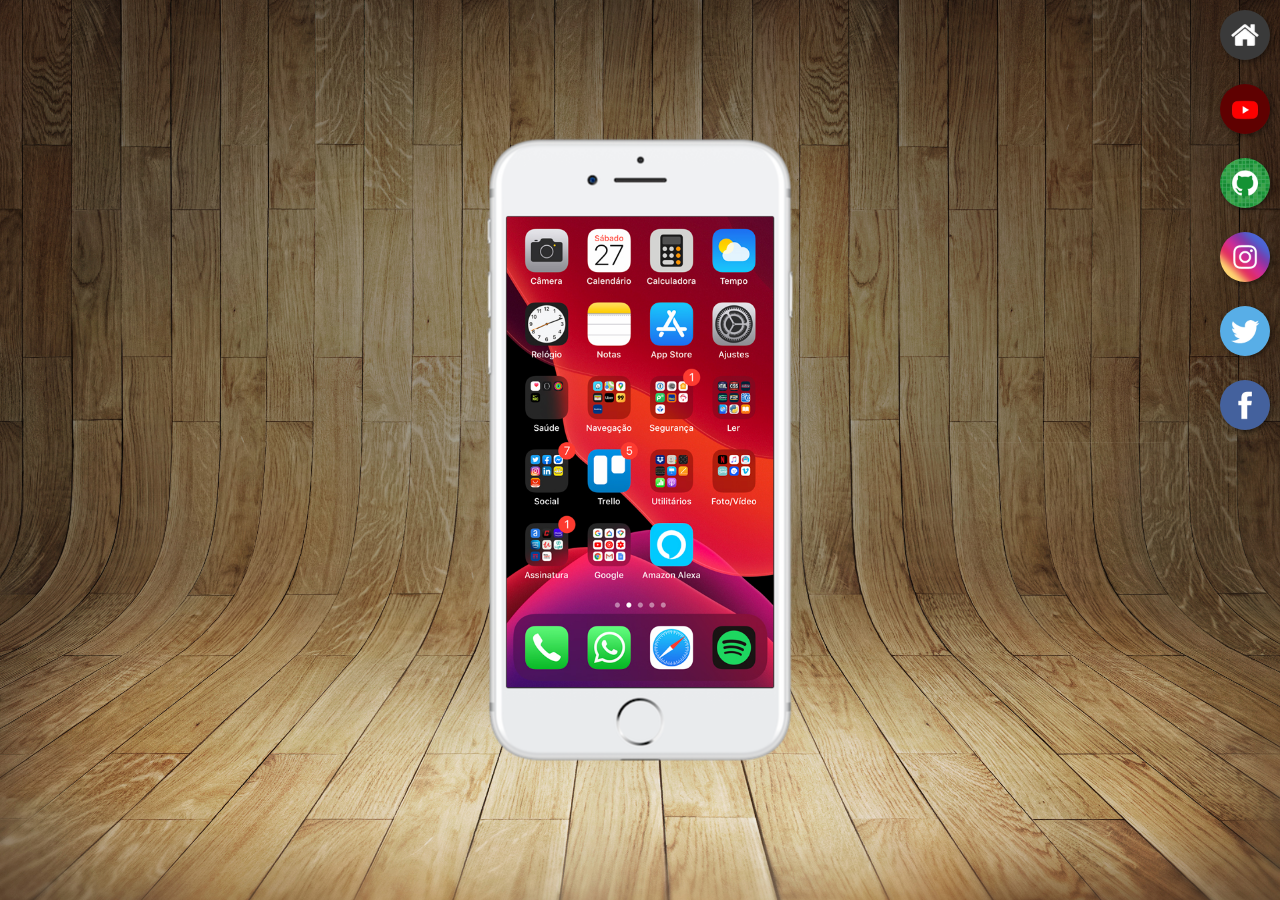
<file: index.html>
<!DOCTYPE html>
<html lang="pt-br">
  <head>
    <meta charset="UTF-8">
    <meta name="viewport" content="width=device-width, initial-scale=1.0">
    <link rel="shortcut icon" href="favicon.ico" type="image/x-icon">
    <link rel="stylesheet" href="estilos/estilos.css">
    <title>Projeto Redes Sociais</title>
  </head>
  <body>
    <main>
      <section id="telefone">
        <iframe src="home.html" frameborder="0" name="tela" id="tela" ></iframe>
      </section>
      <section id="redes-sociais">
        <a href="home.html" target="tela"> <img src="imagens/logo-home.jpg" alt=""></a> <br>
        <a href="yt.html" target="tela"> <img src="imagens/logo-youtube.jpg" alt=""></a> <br>
        <a href="github.html" target="tela"> <img src="imagens/logo-github.jpg" alt=""></a> <br>
        <a href="instagram.html" target="tela"> <img src="imagens/logo-instagram.jpg" alt=""></a> <br>
        <a href="twitter.html" target="tela"> <img src="imagens/logo-twitter.jpg" alt=""></a> <br>
        <a href="facebook.html" target="tela"> <img src="imagens/logo-facebook.jpg" alt=""></a>
      </section>
    </main>
  </body>
</html>
</file>
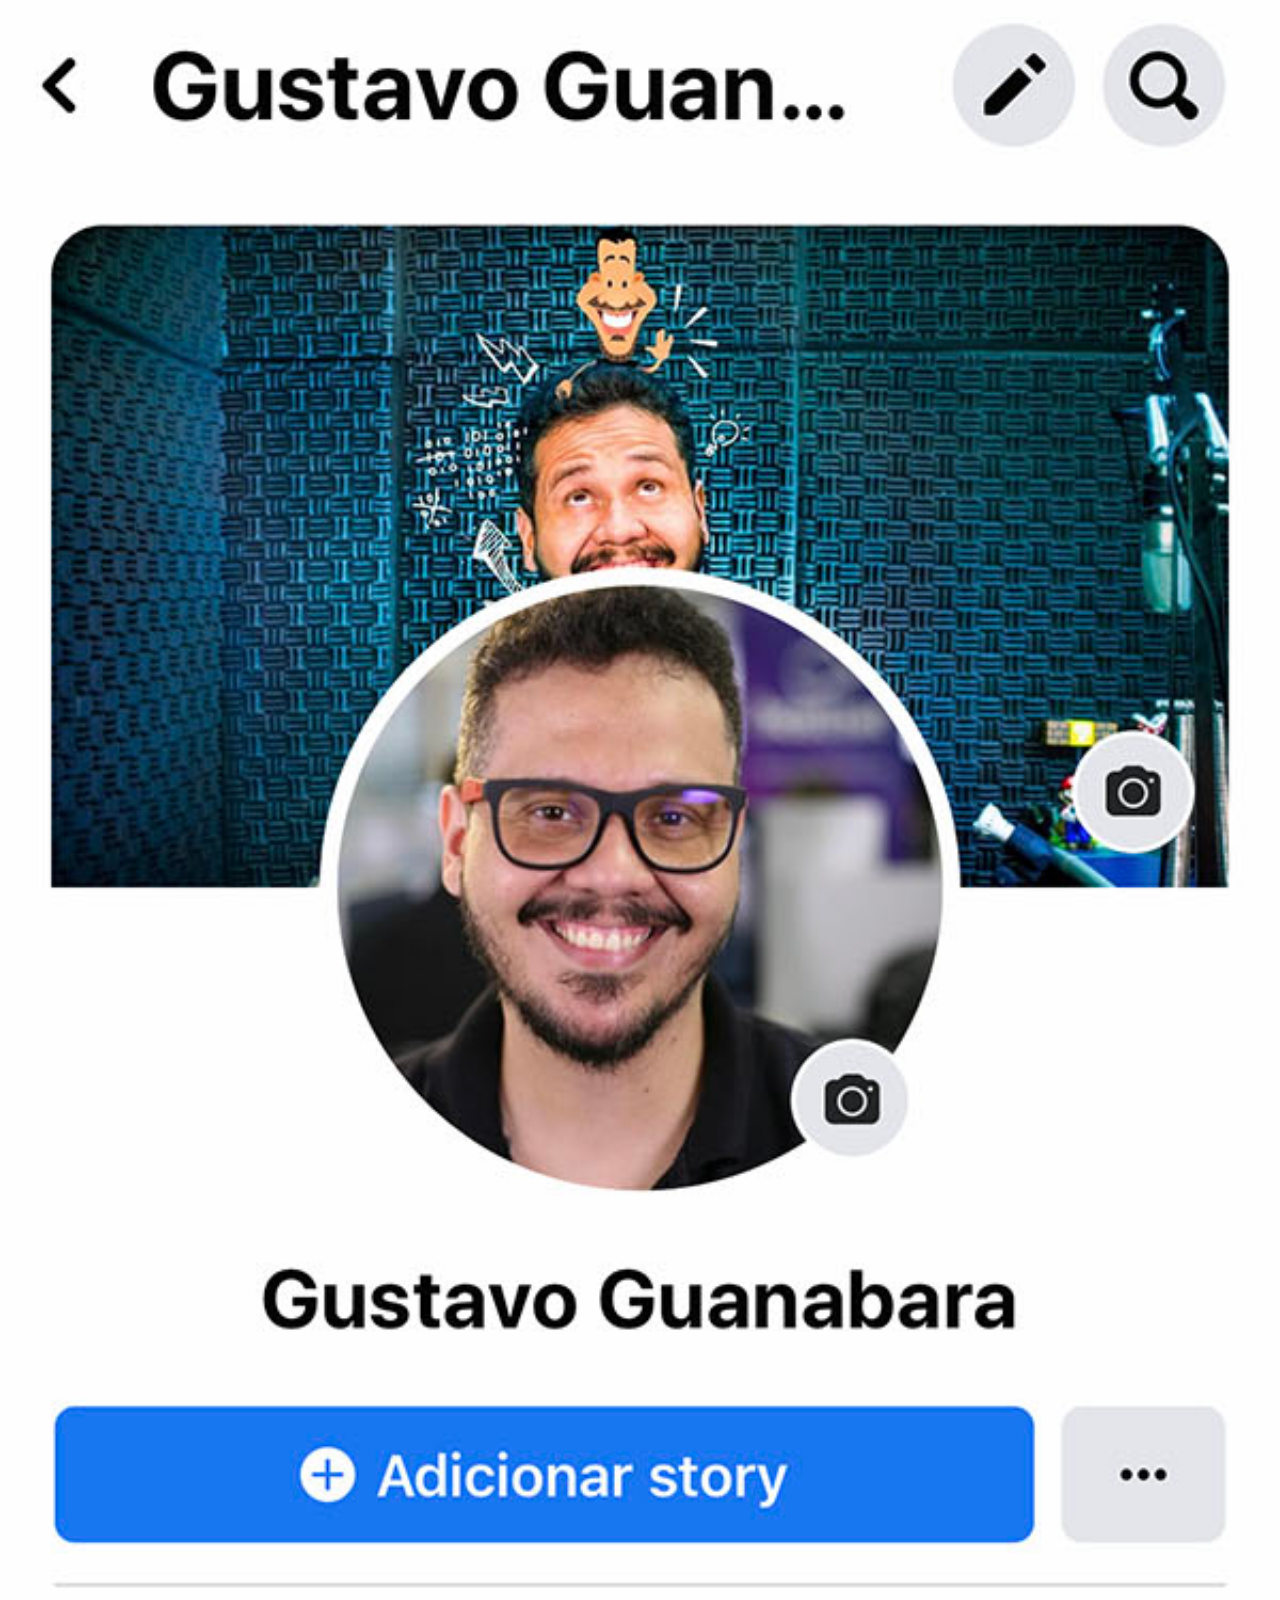
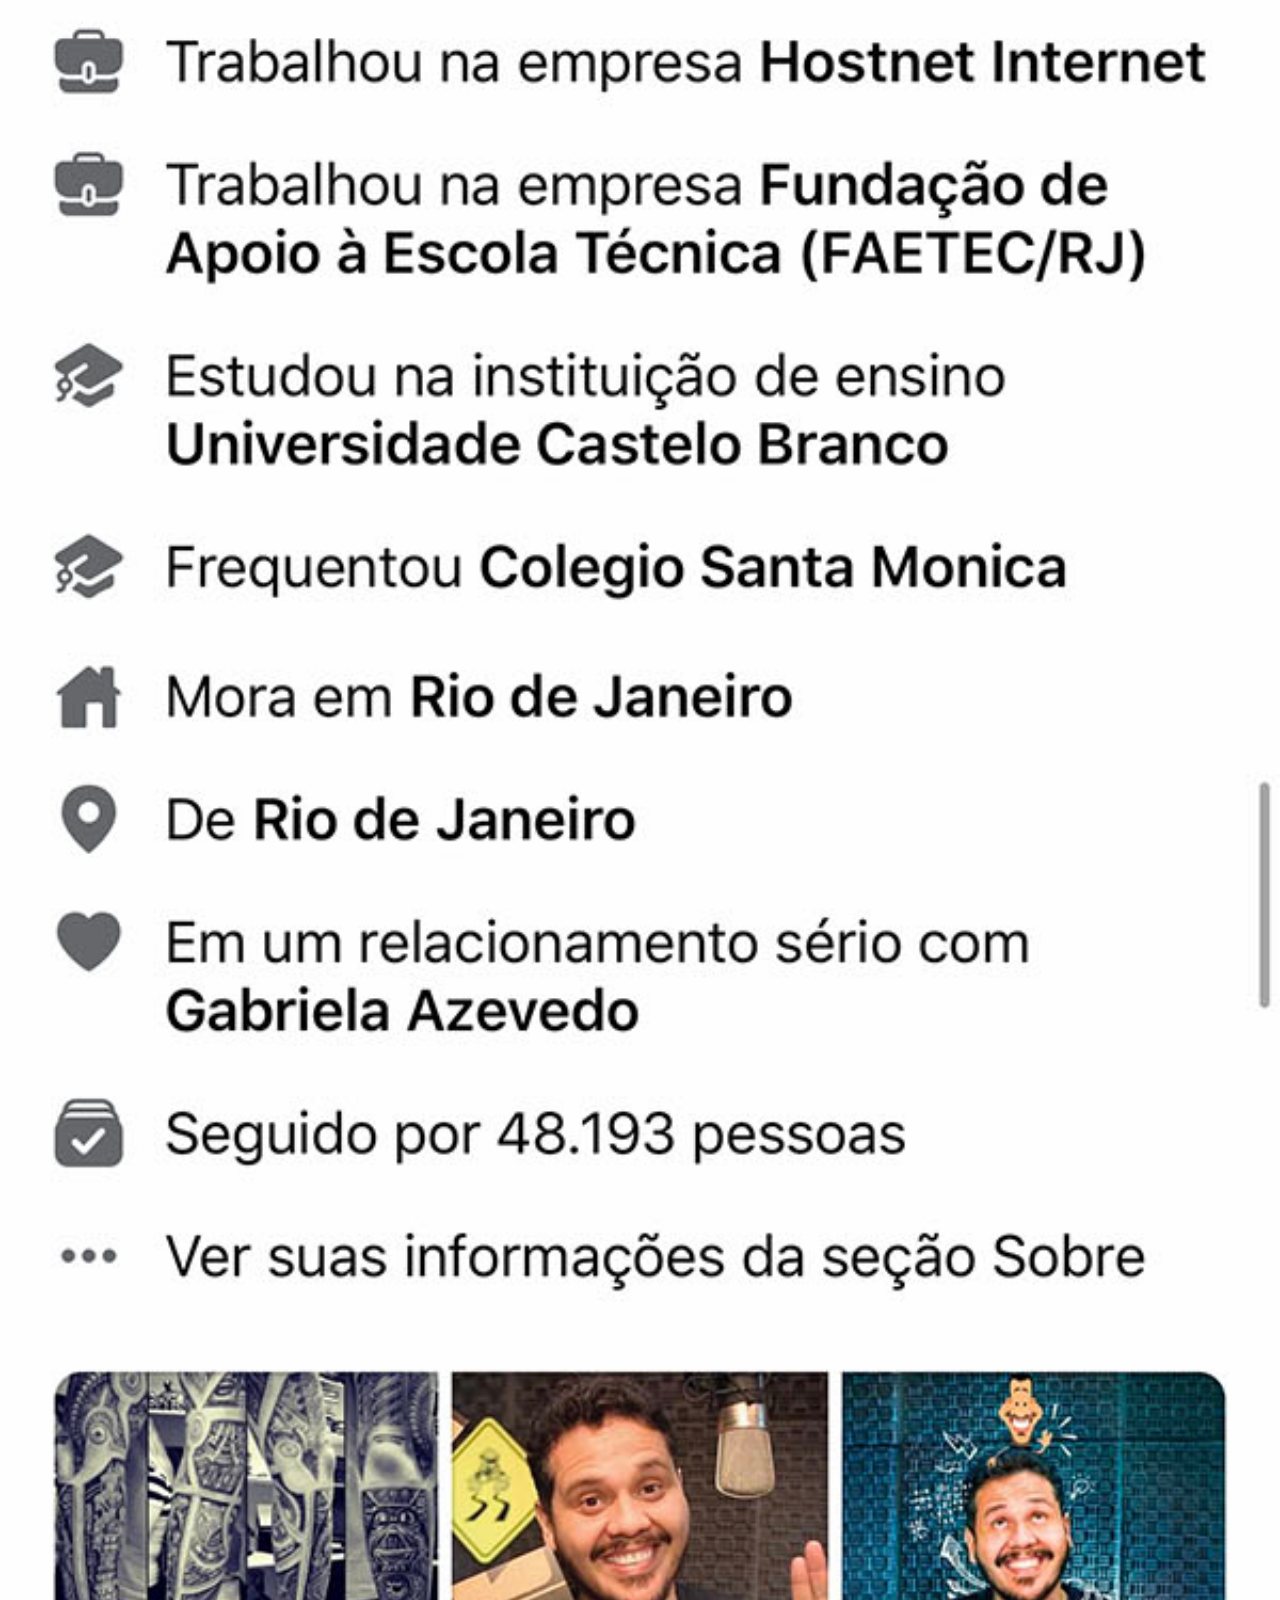
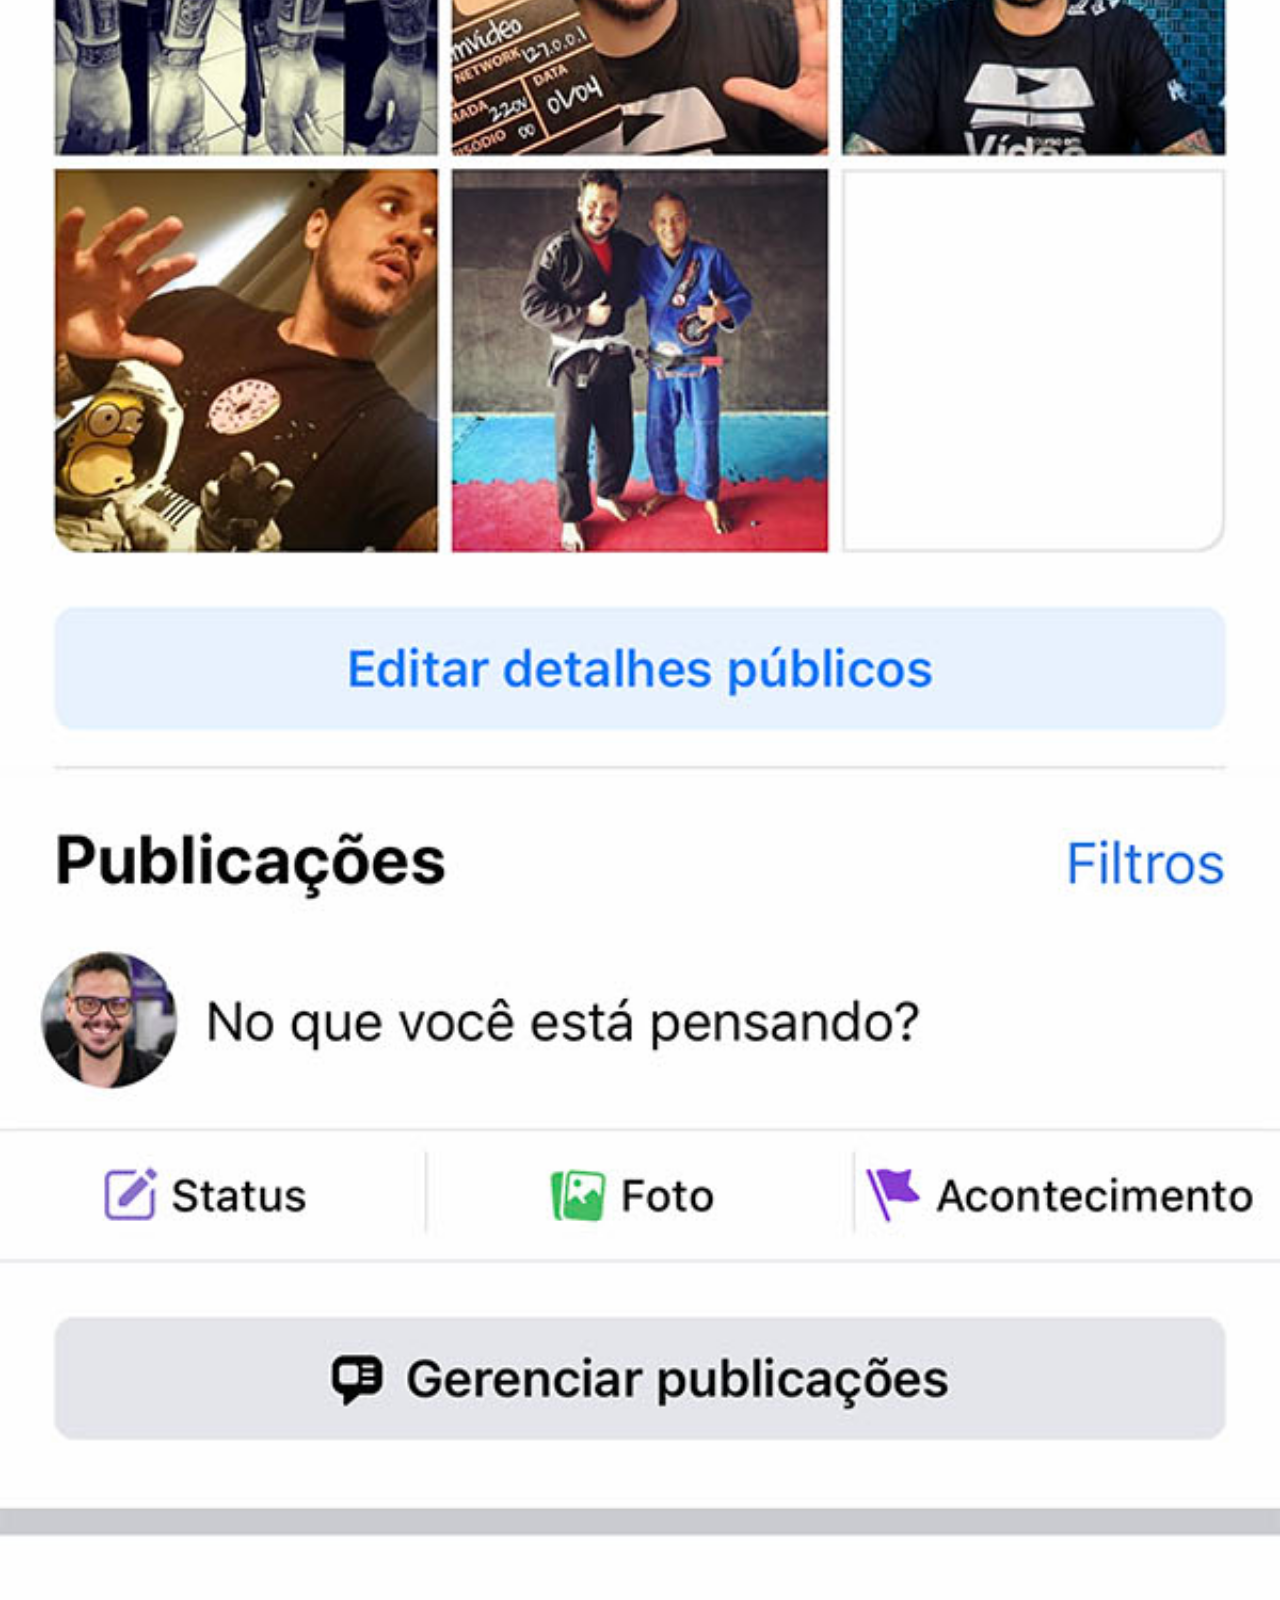
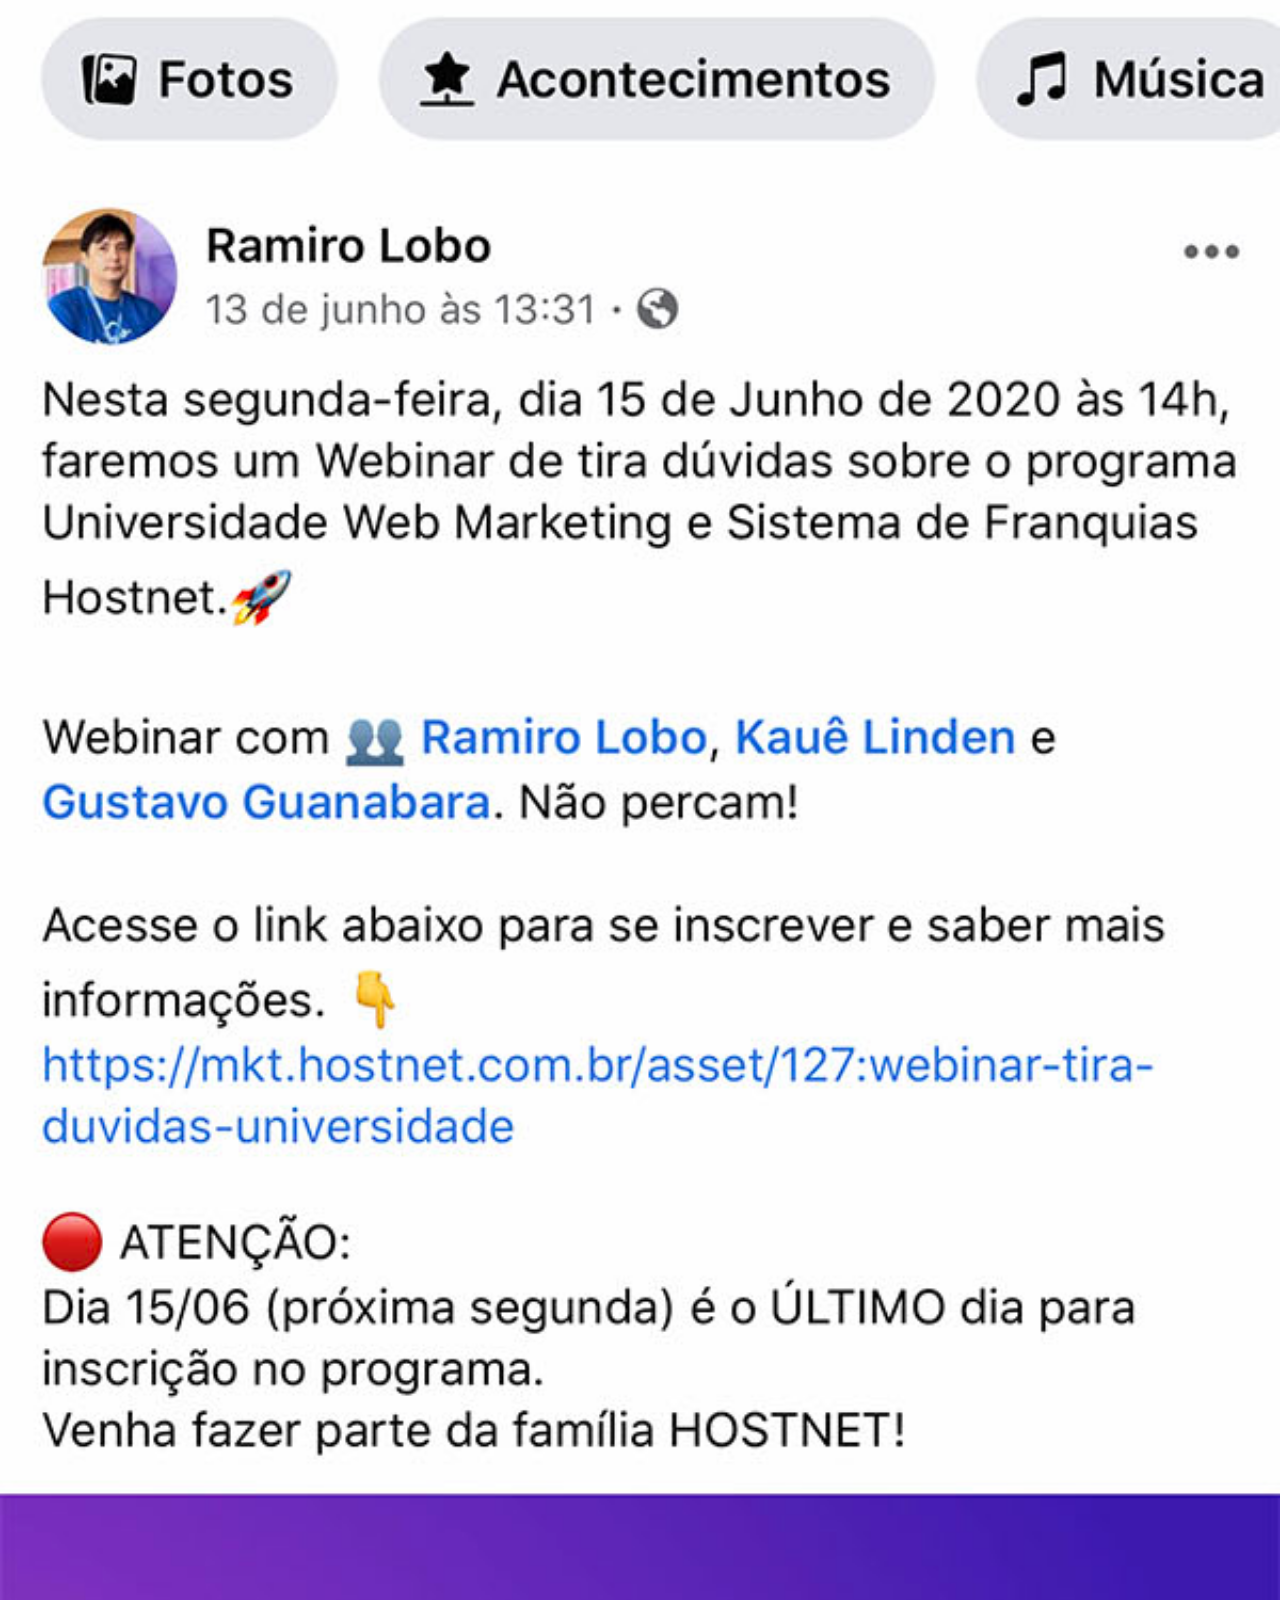
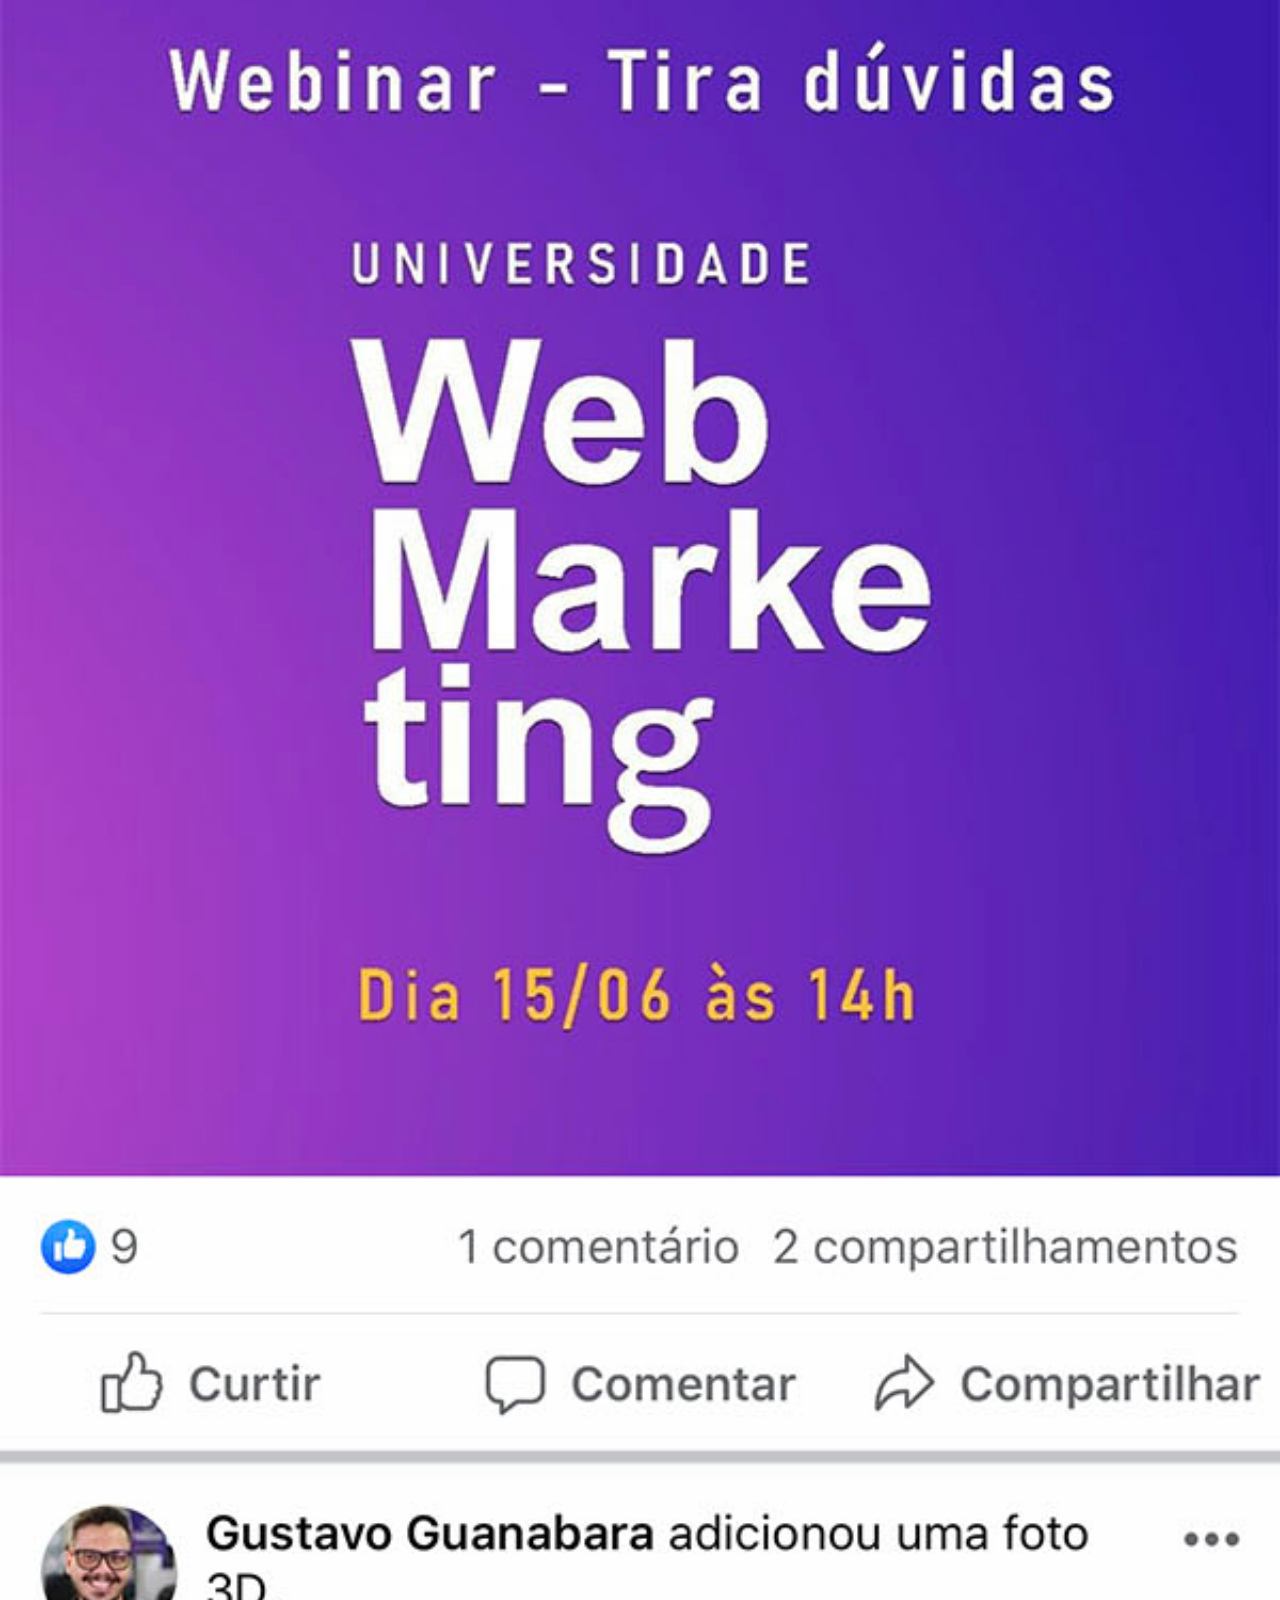
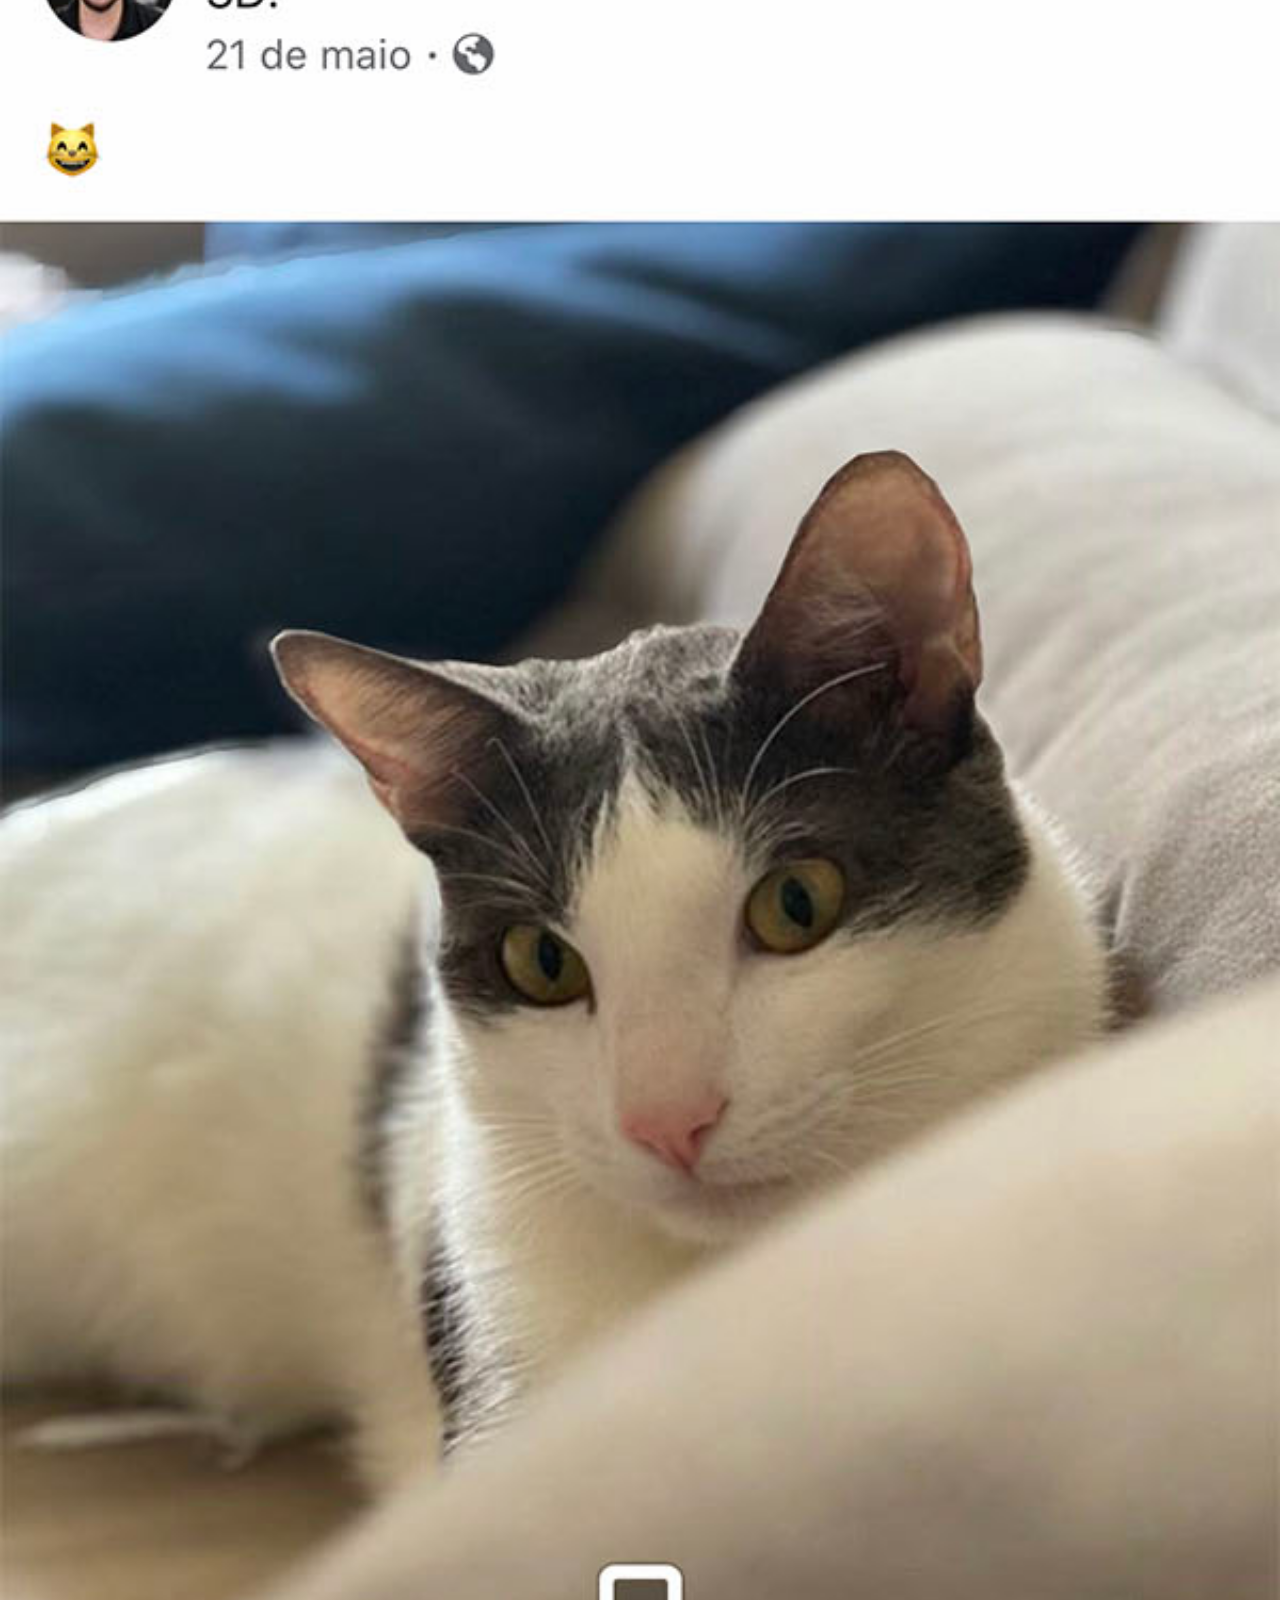
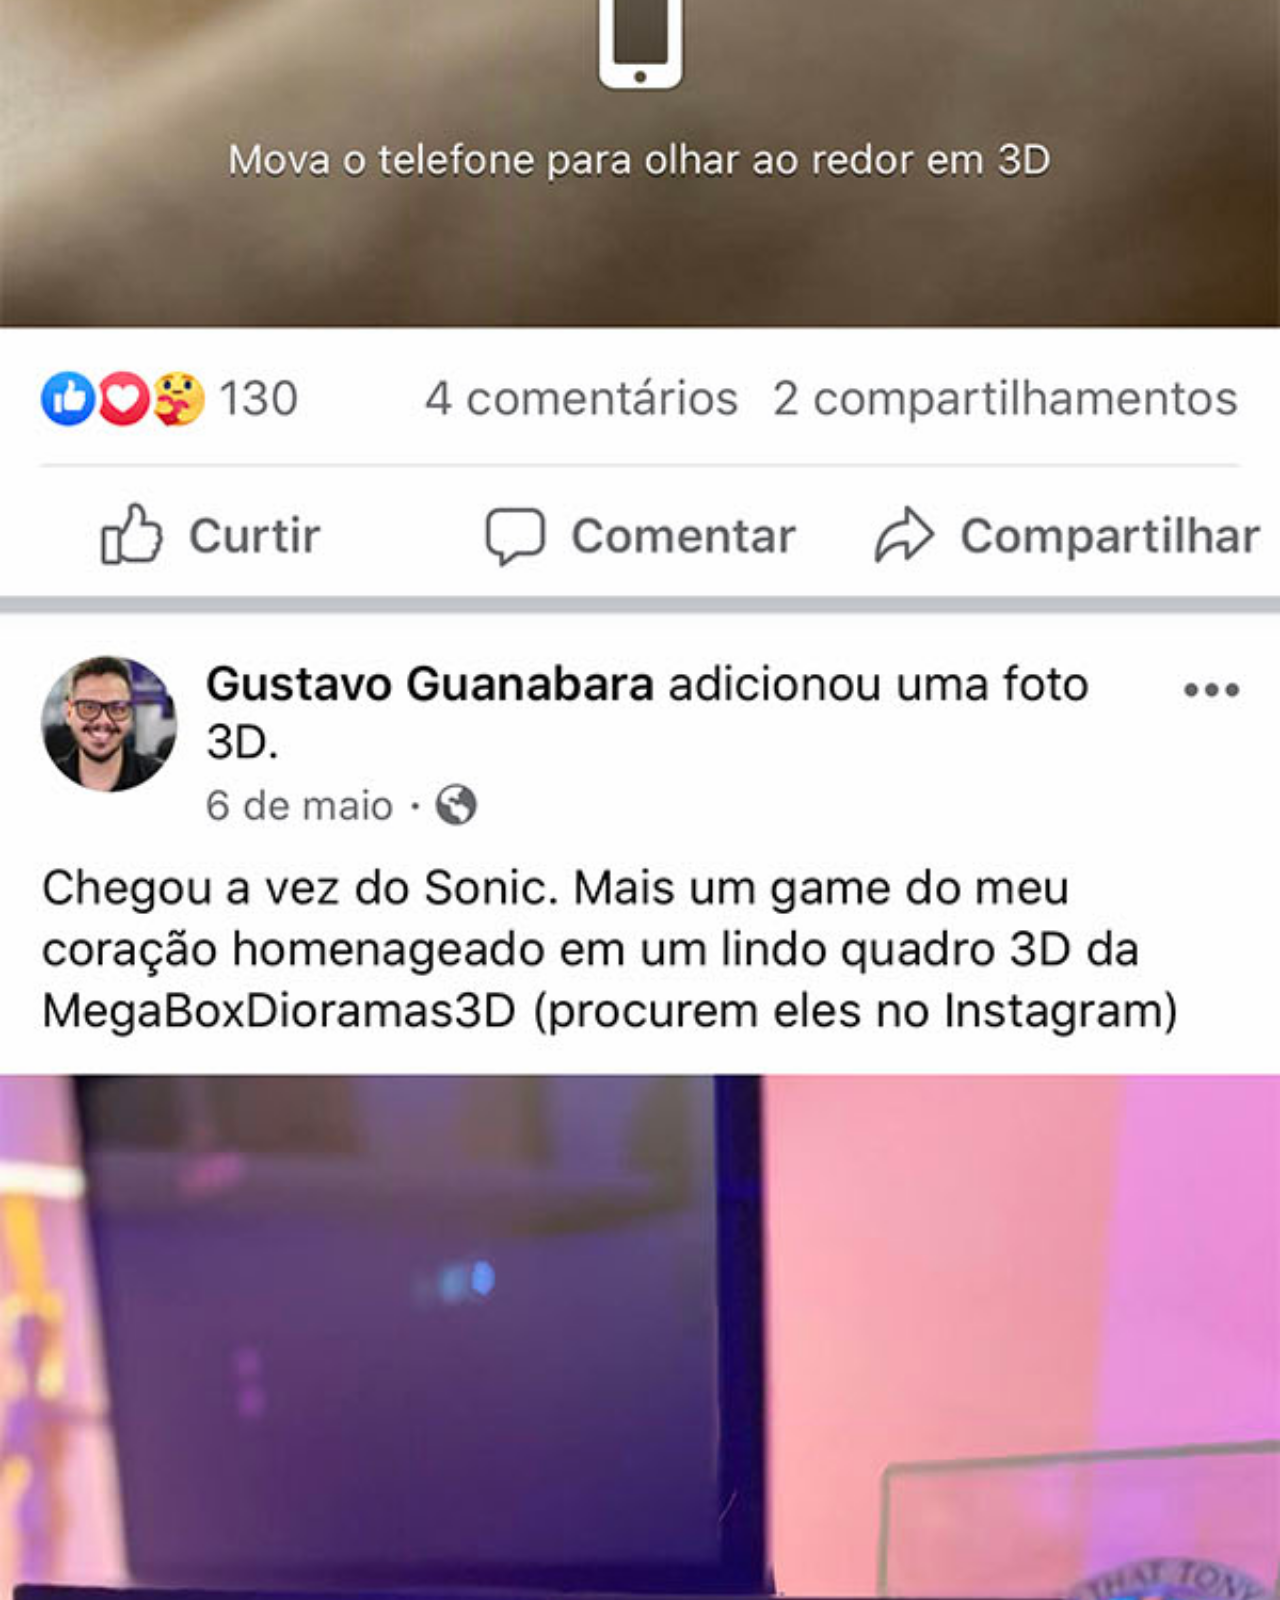
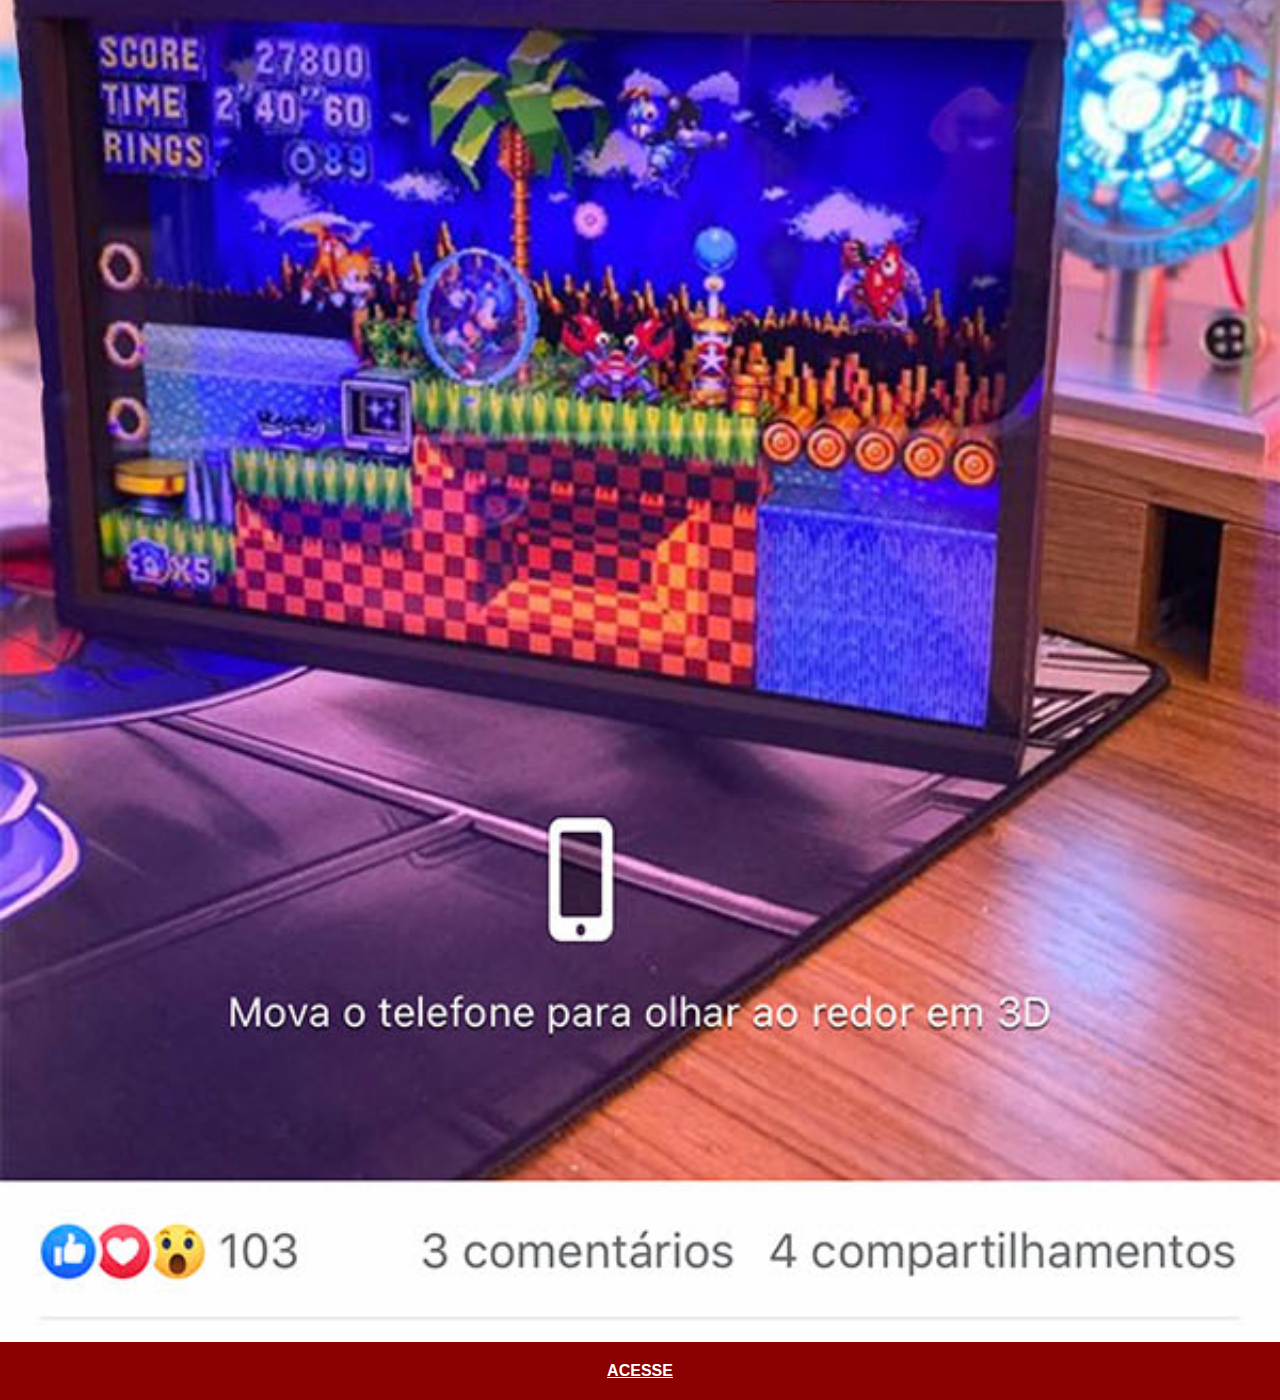
<file: facebook.html>
<!DOCTYPE html>
<html lang="en">
<head>
  <meta charset="UTF-8">
  <meta name="viewport" content="width=device-width, initial-scale=1.0">
  <link rel="stylesheet" href="estilos/social.css">  
  <title>Document</title>
</head>
<body>
  <img src="imagens/tela-facebook.jpg" alt="">
  <a href="https://www.facebook.com/gustavoguanabara/?locale=pt_BR">ACESSE</a>
</body>
</html>
</file>
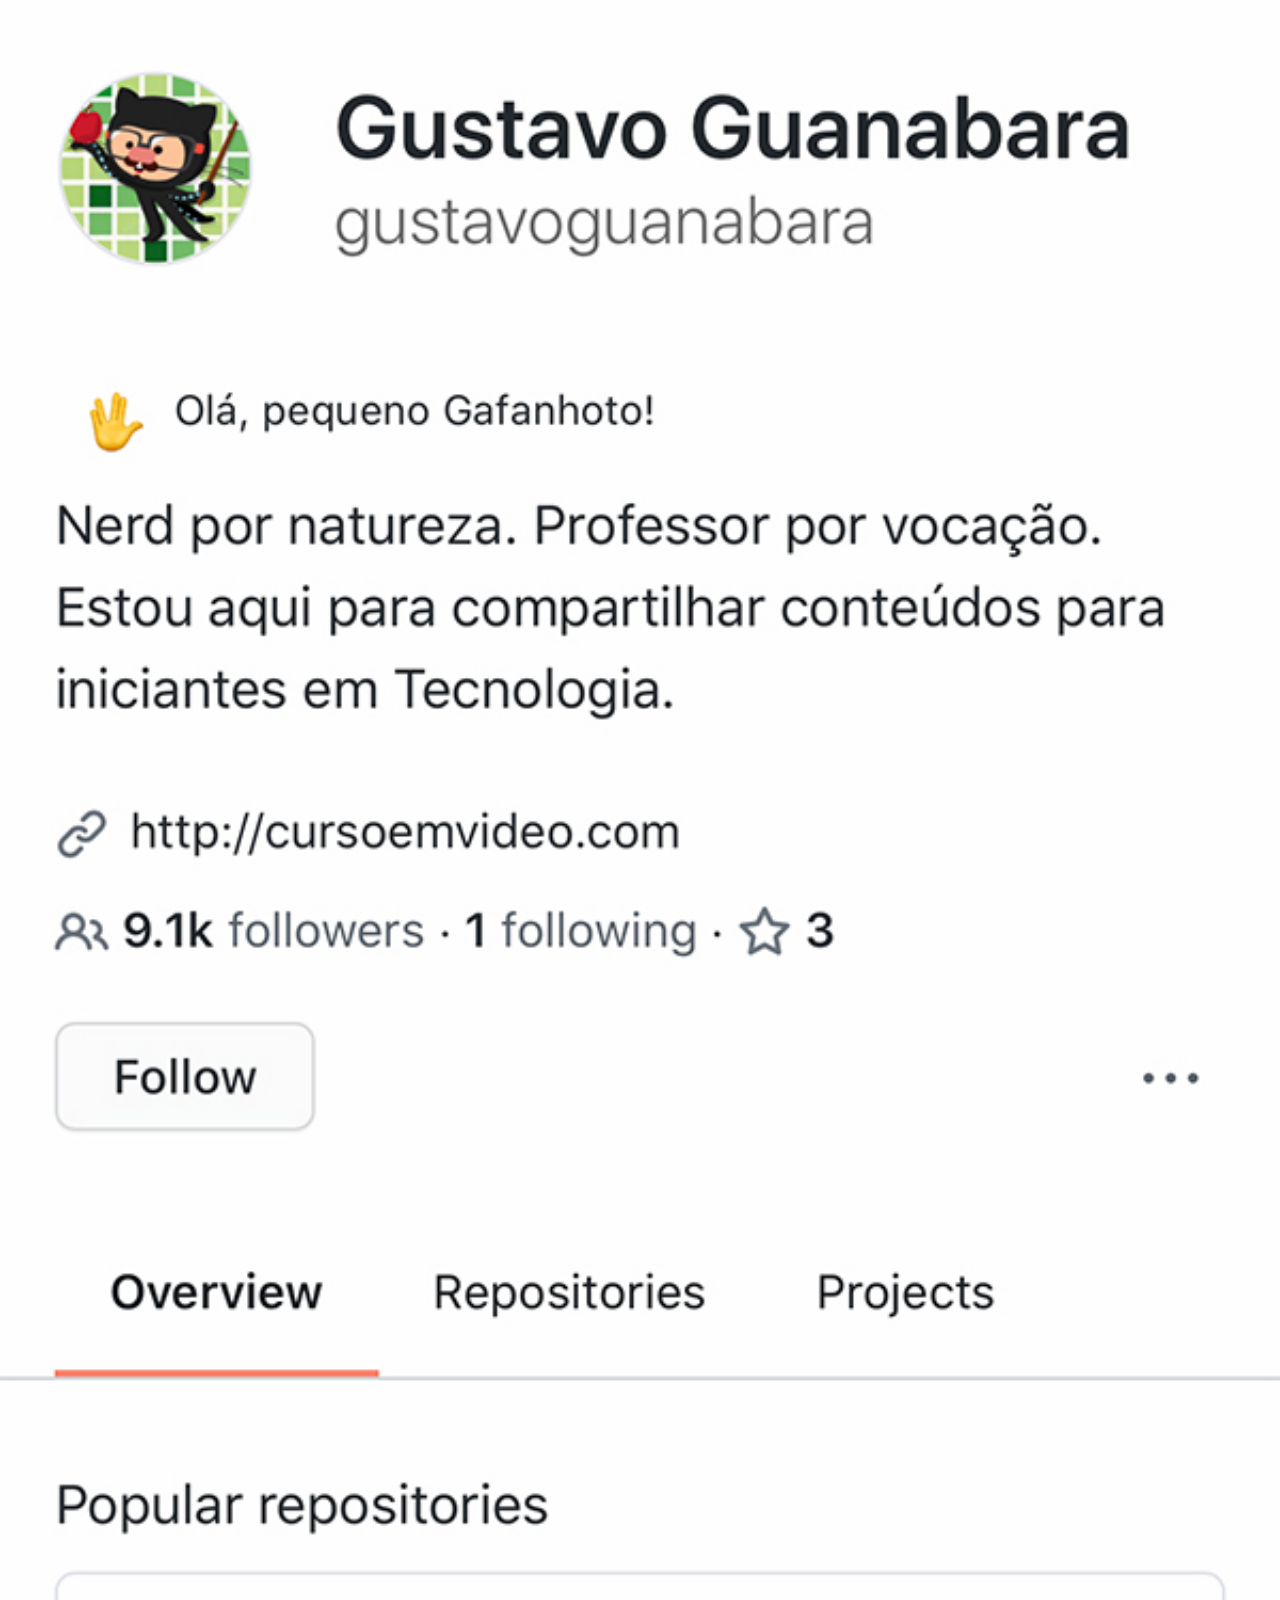
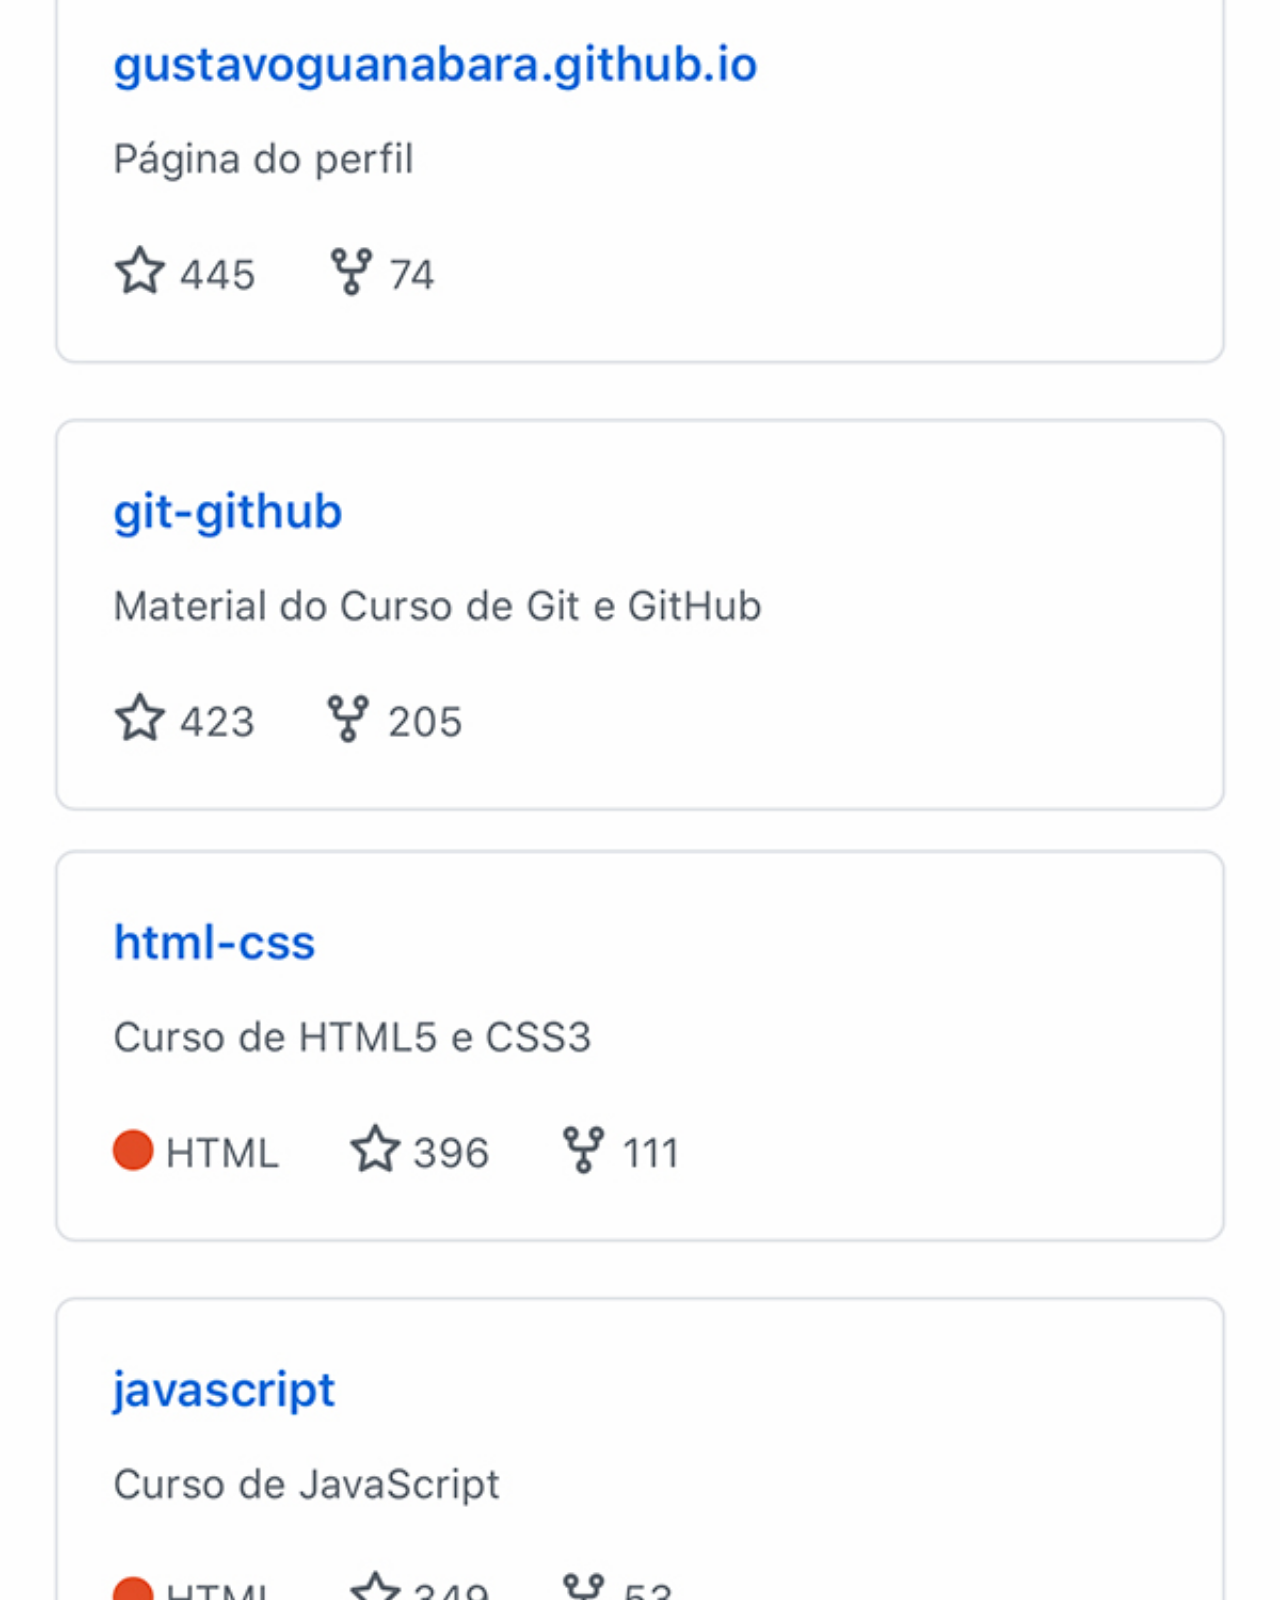
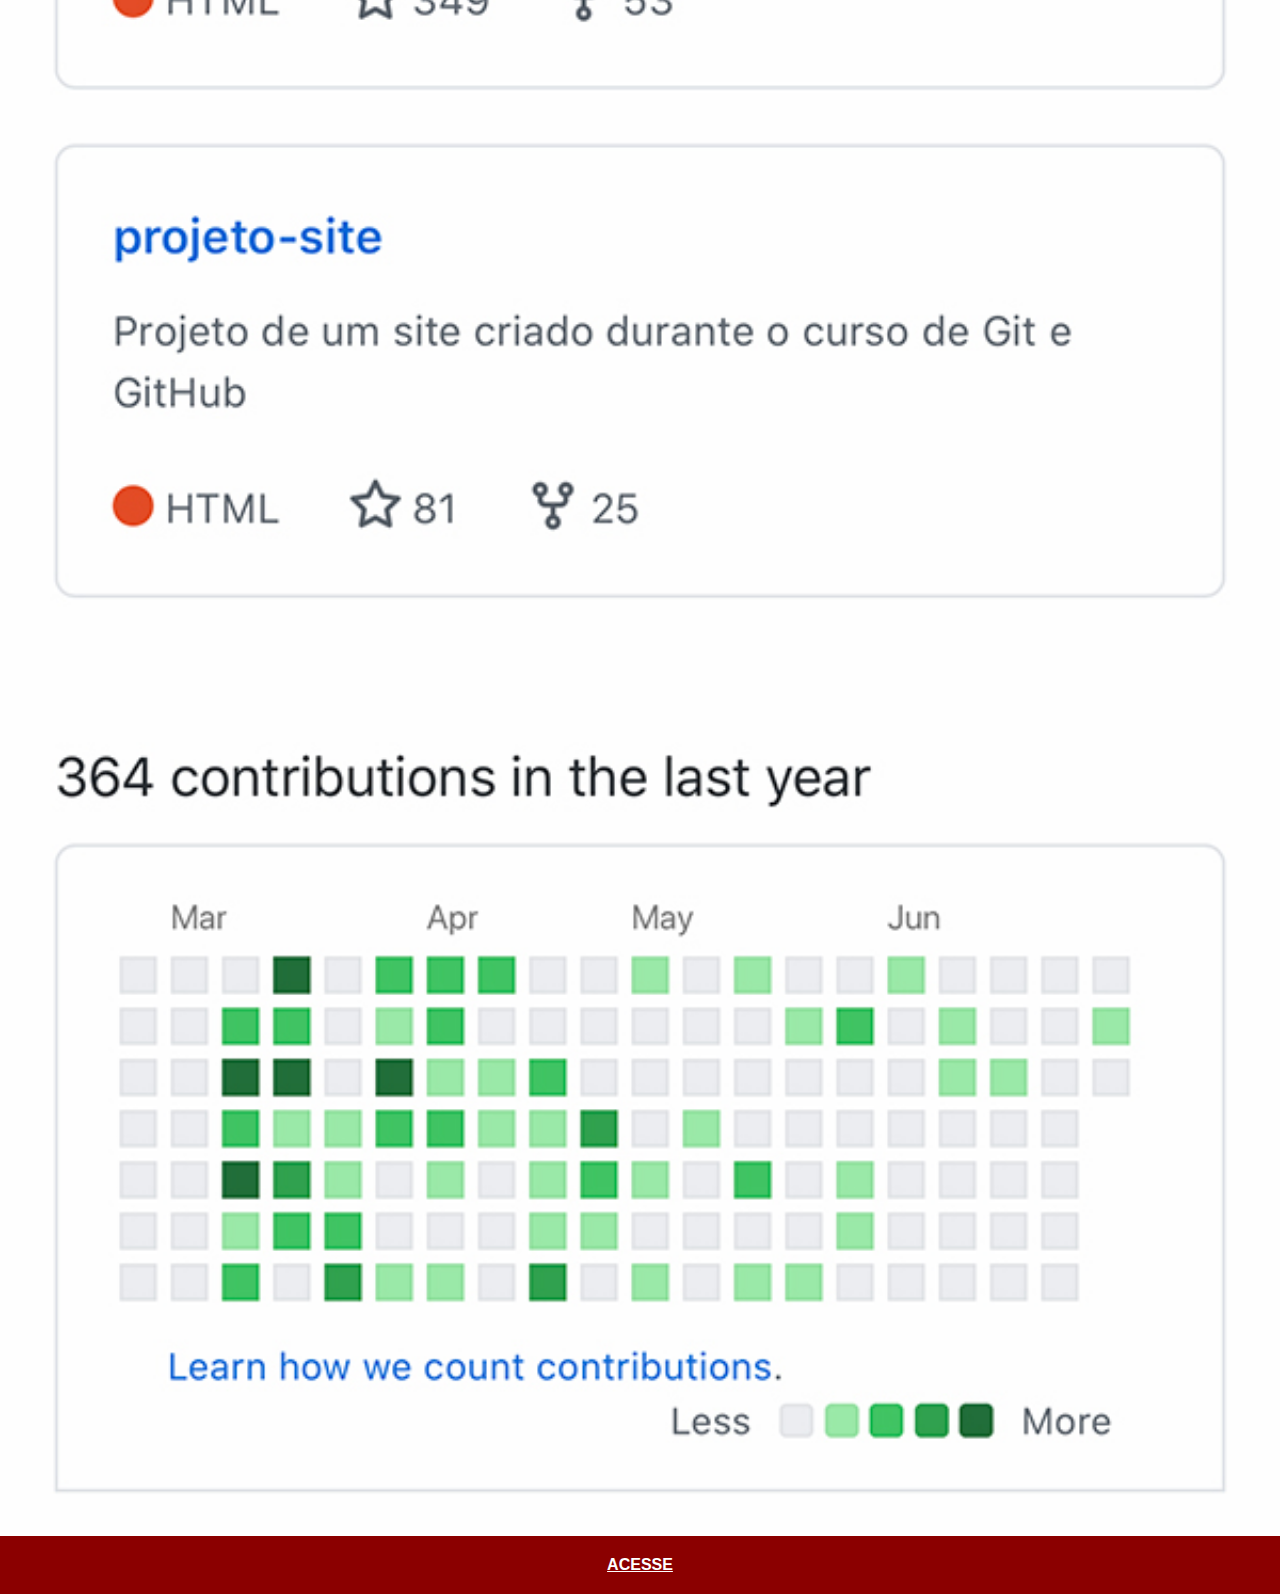
<file: github.html>
<!DOCTYPE html>
<html lang="pt-br">
<head>
  <meta charset="UTF-8">
  <meta name="viewport" content="width=device-width, initial-scale=1.0">
  <link rel="stylesheet" href="estilos/social.css">
  <title>Github</title>
</head>
<body>
  <img src="imagens/tela-github.jpg" alt="">
  <a href="https://github.com/gustavoguanabara">ACESSE</a>
</body>
</html>
</file>
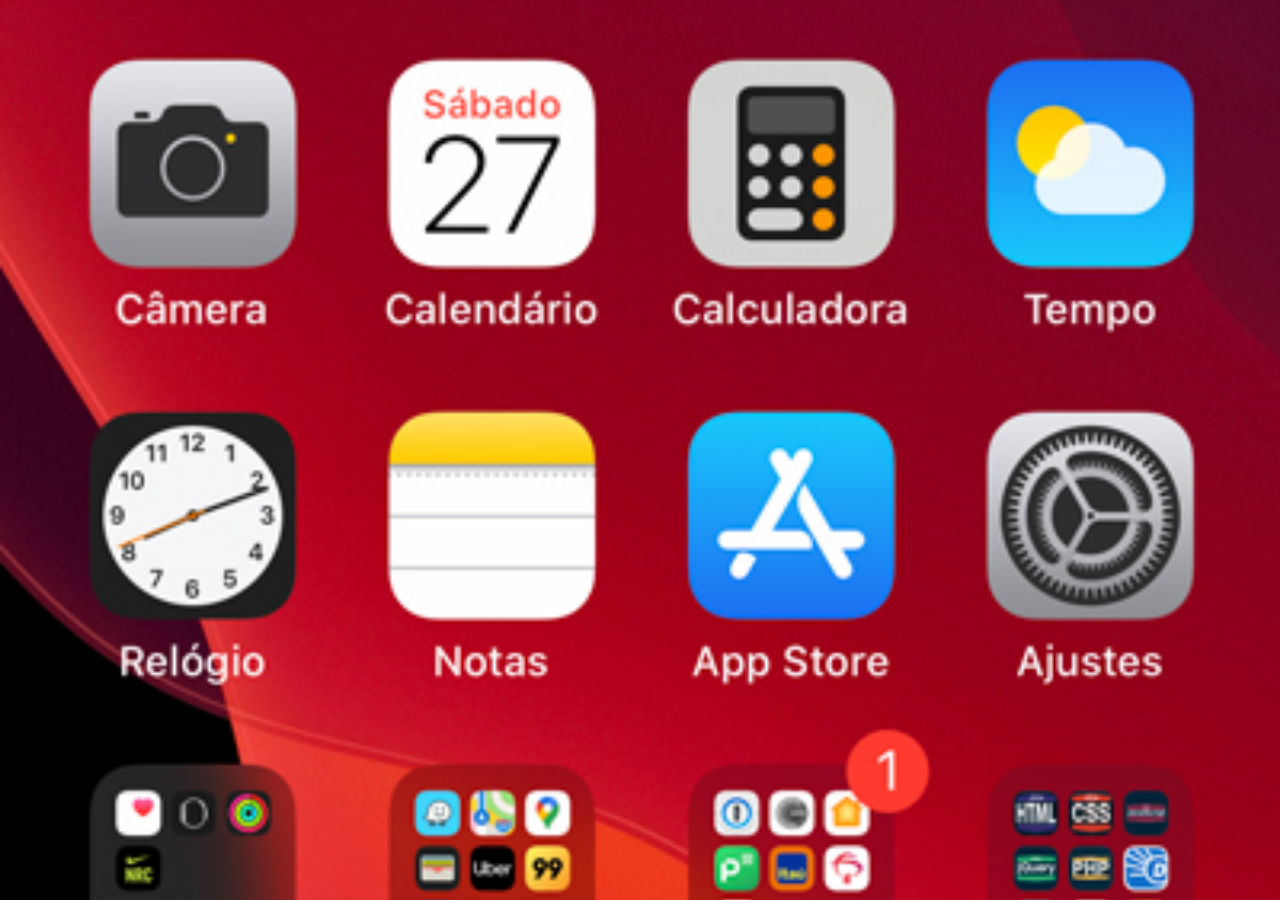
<file: home.html>
<!DOCTYPE html>
<html lang="pt-br">
  <head>
    <meta charset="UTF-8">
    <meta name="viewport" content="width=device-width, initial-scale=1.0">
    <title>Home</title>
    <style>
      * {
        margin: 0;
        padding: 0;
        
      }

      body {
        width: 100vw;
        height: 100vh;
        background: black url('imagens/tela-home.jpg') no-repeat top center;
        background-size: cover;
      }
    </style>
  </head>
  <body>
    
  </body>
</html>
</file>
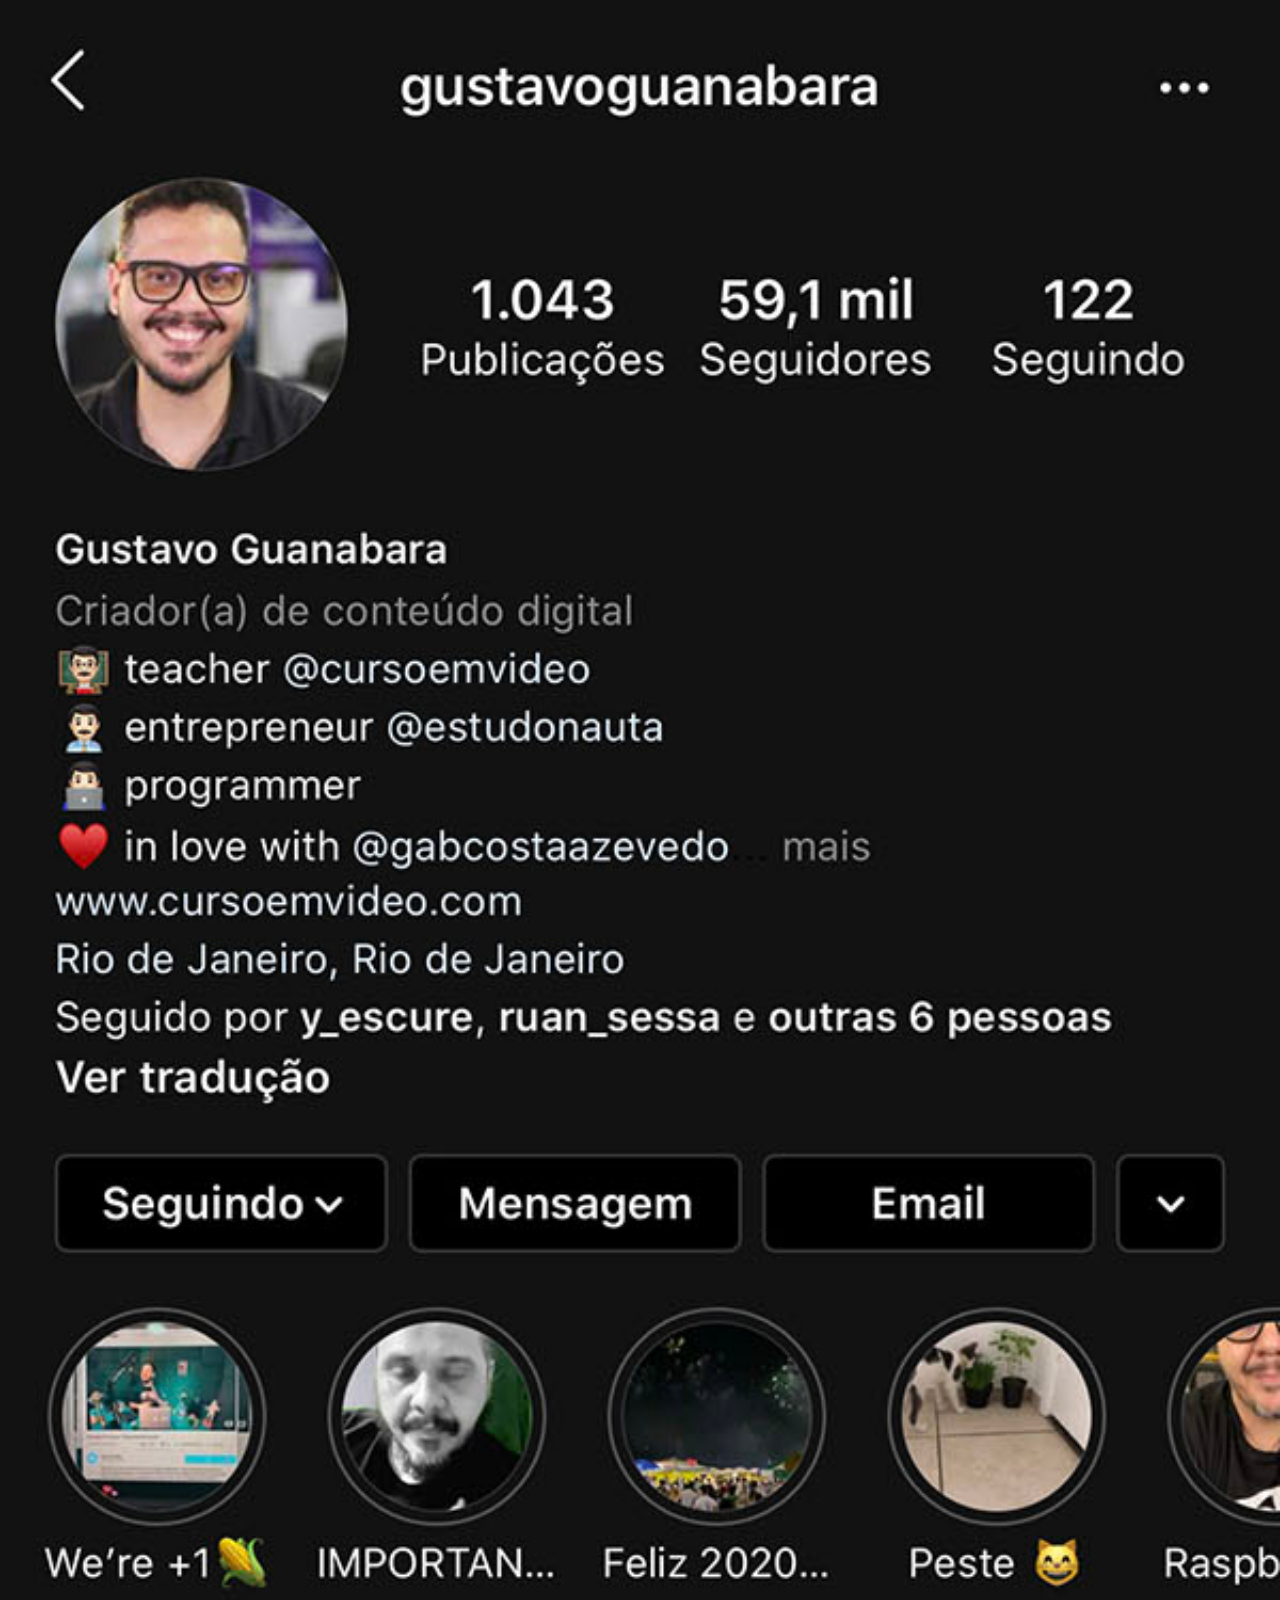
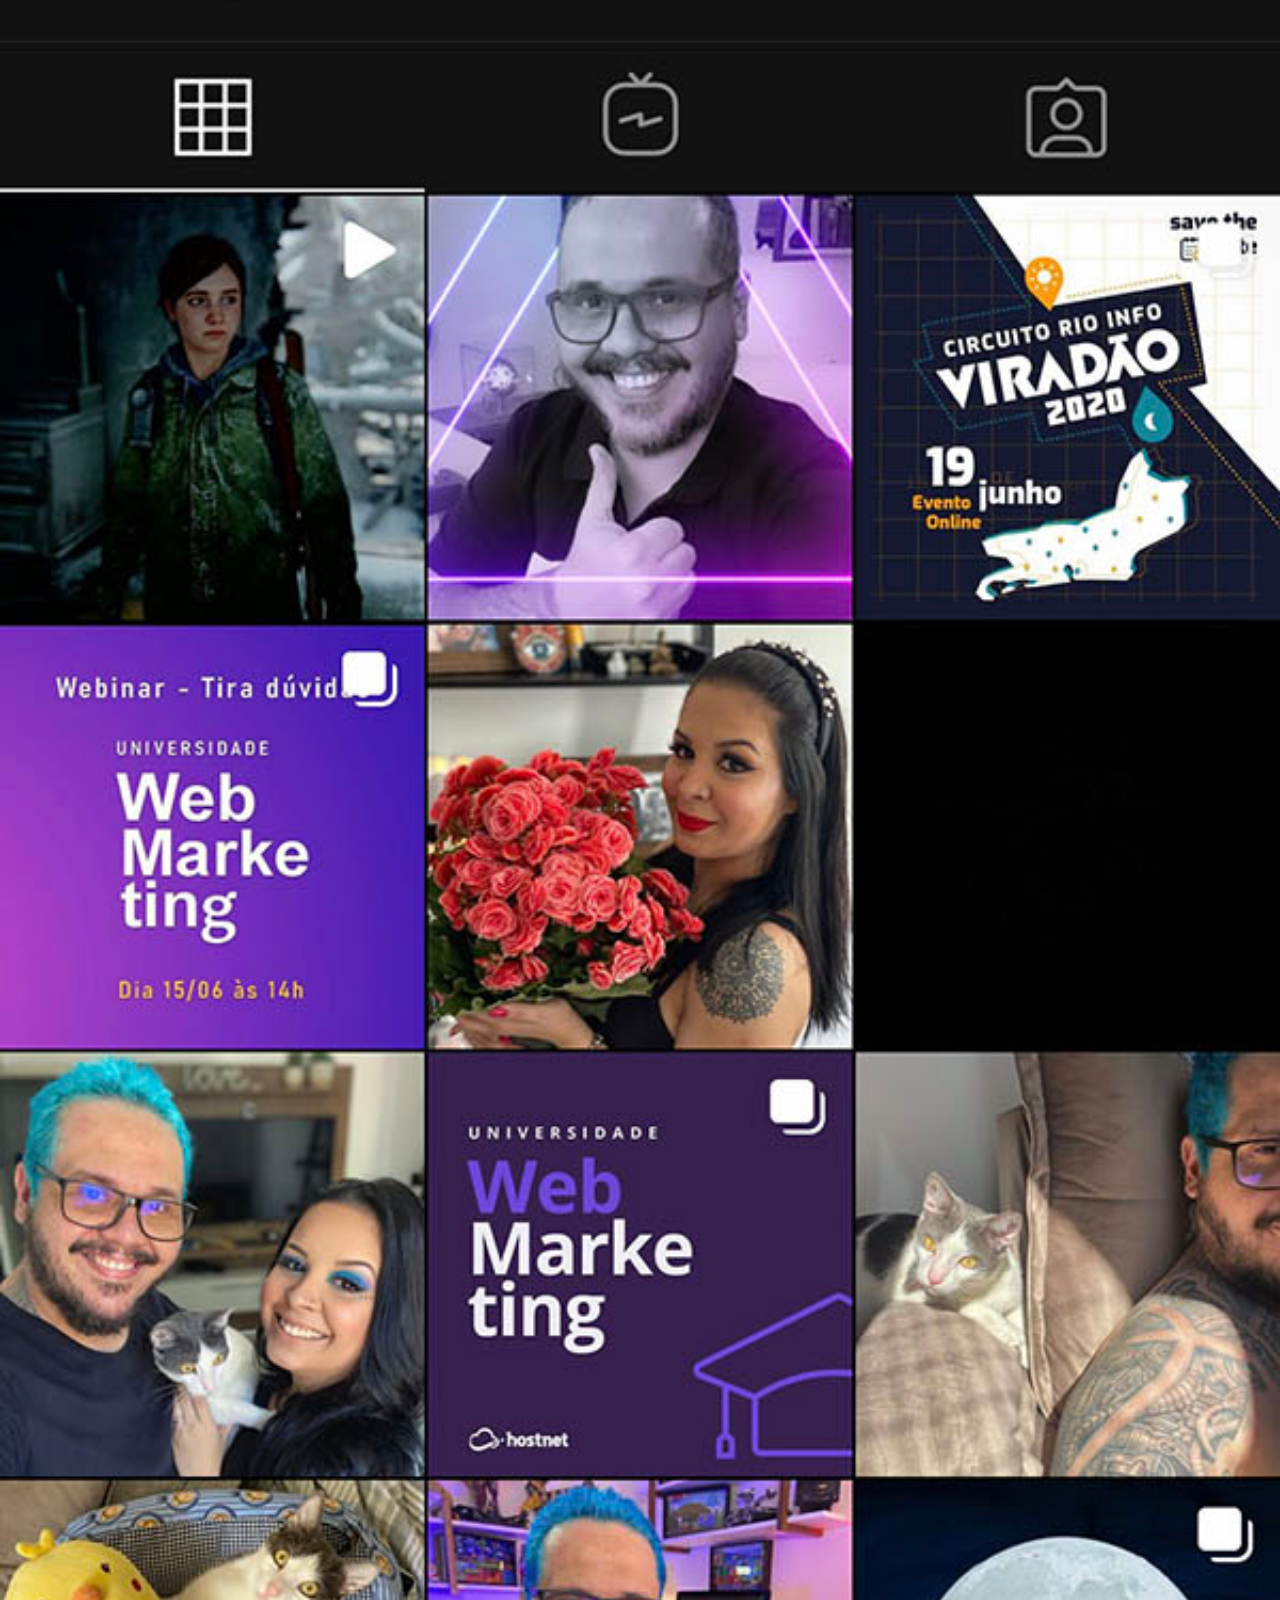
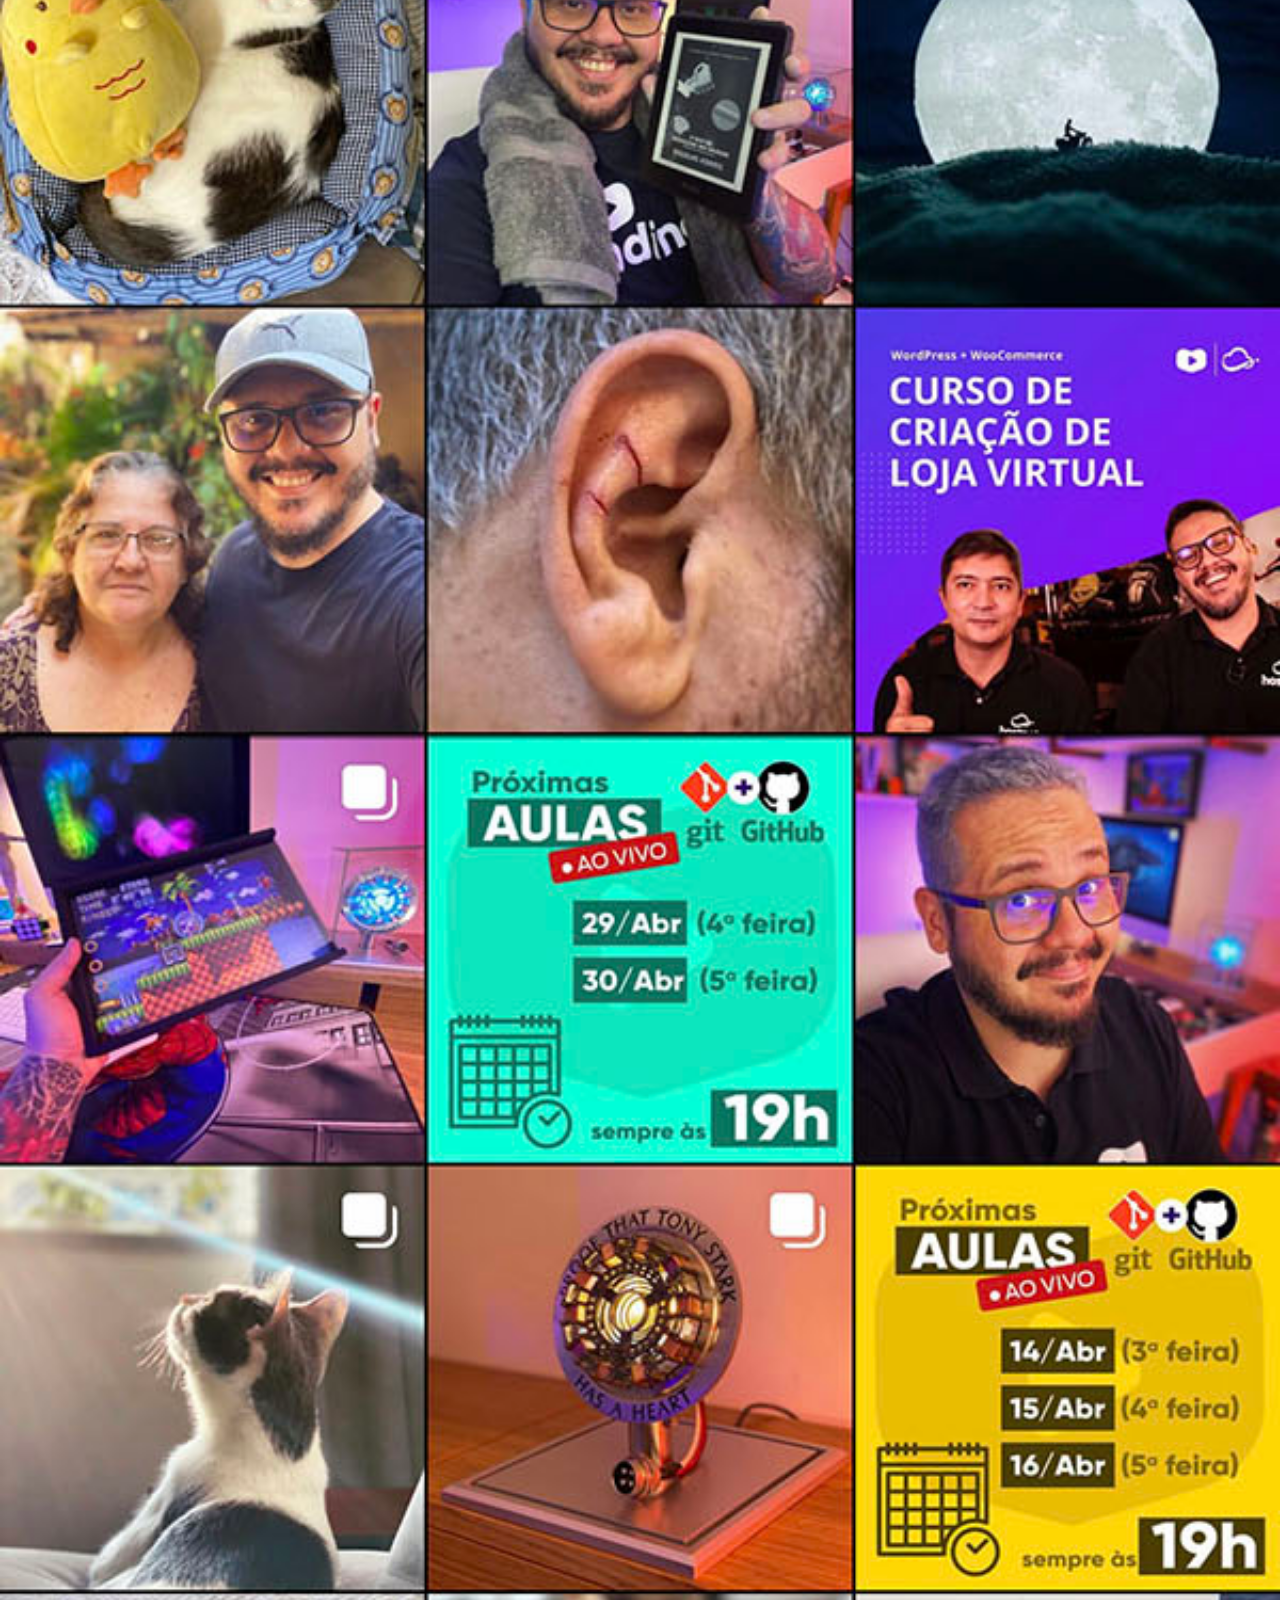
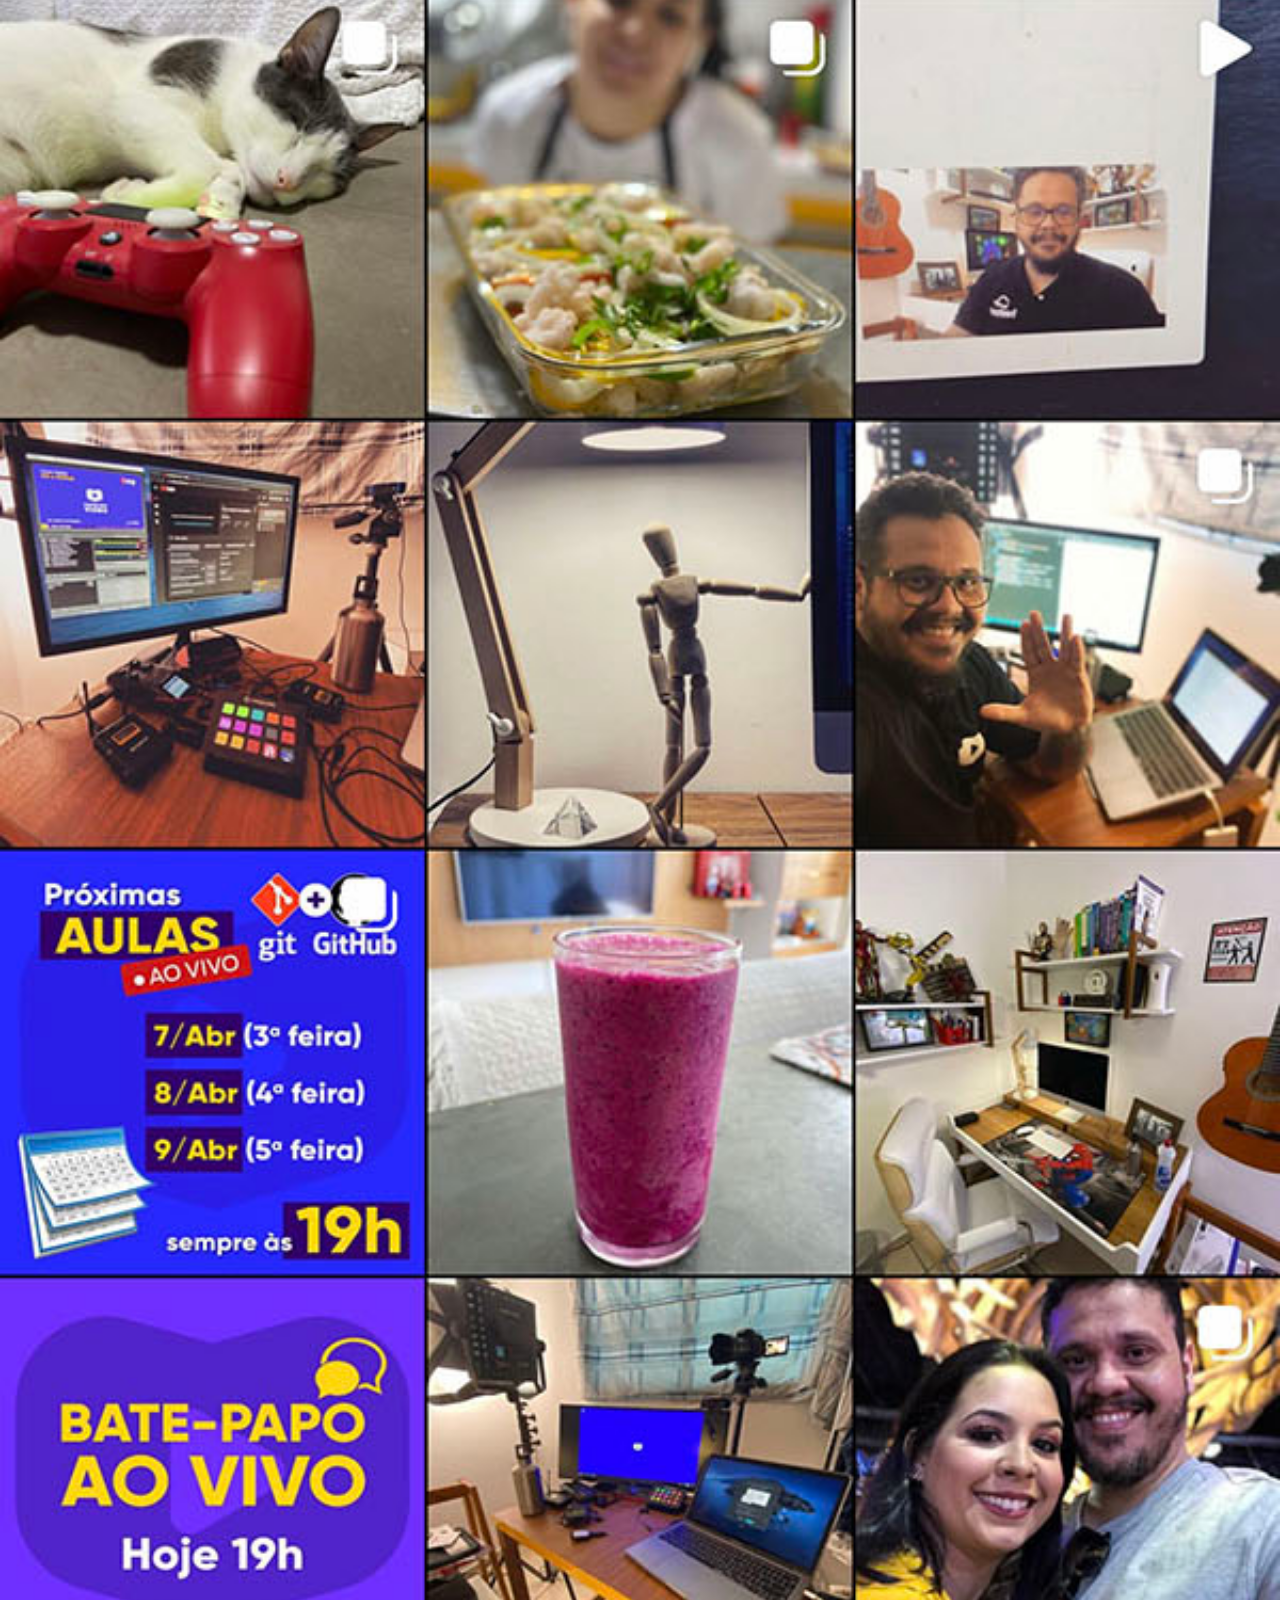
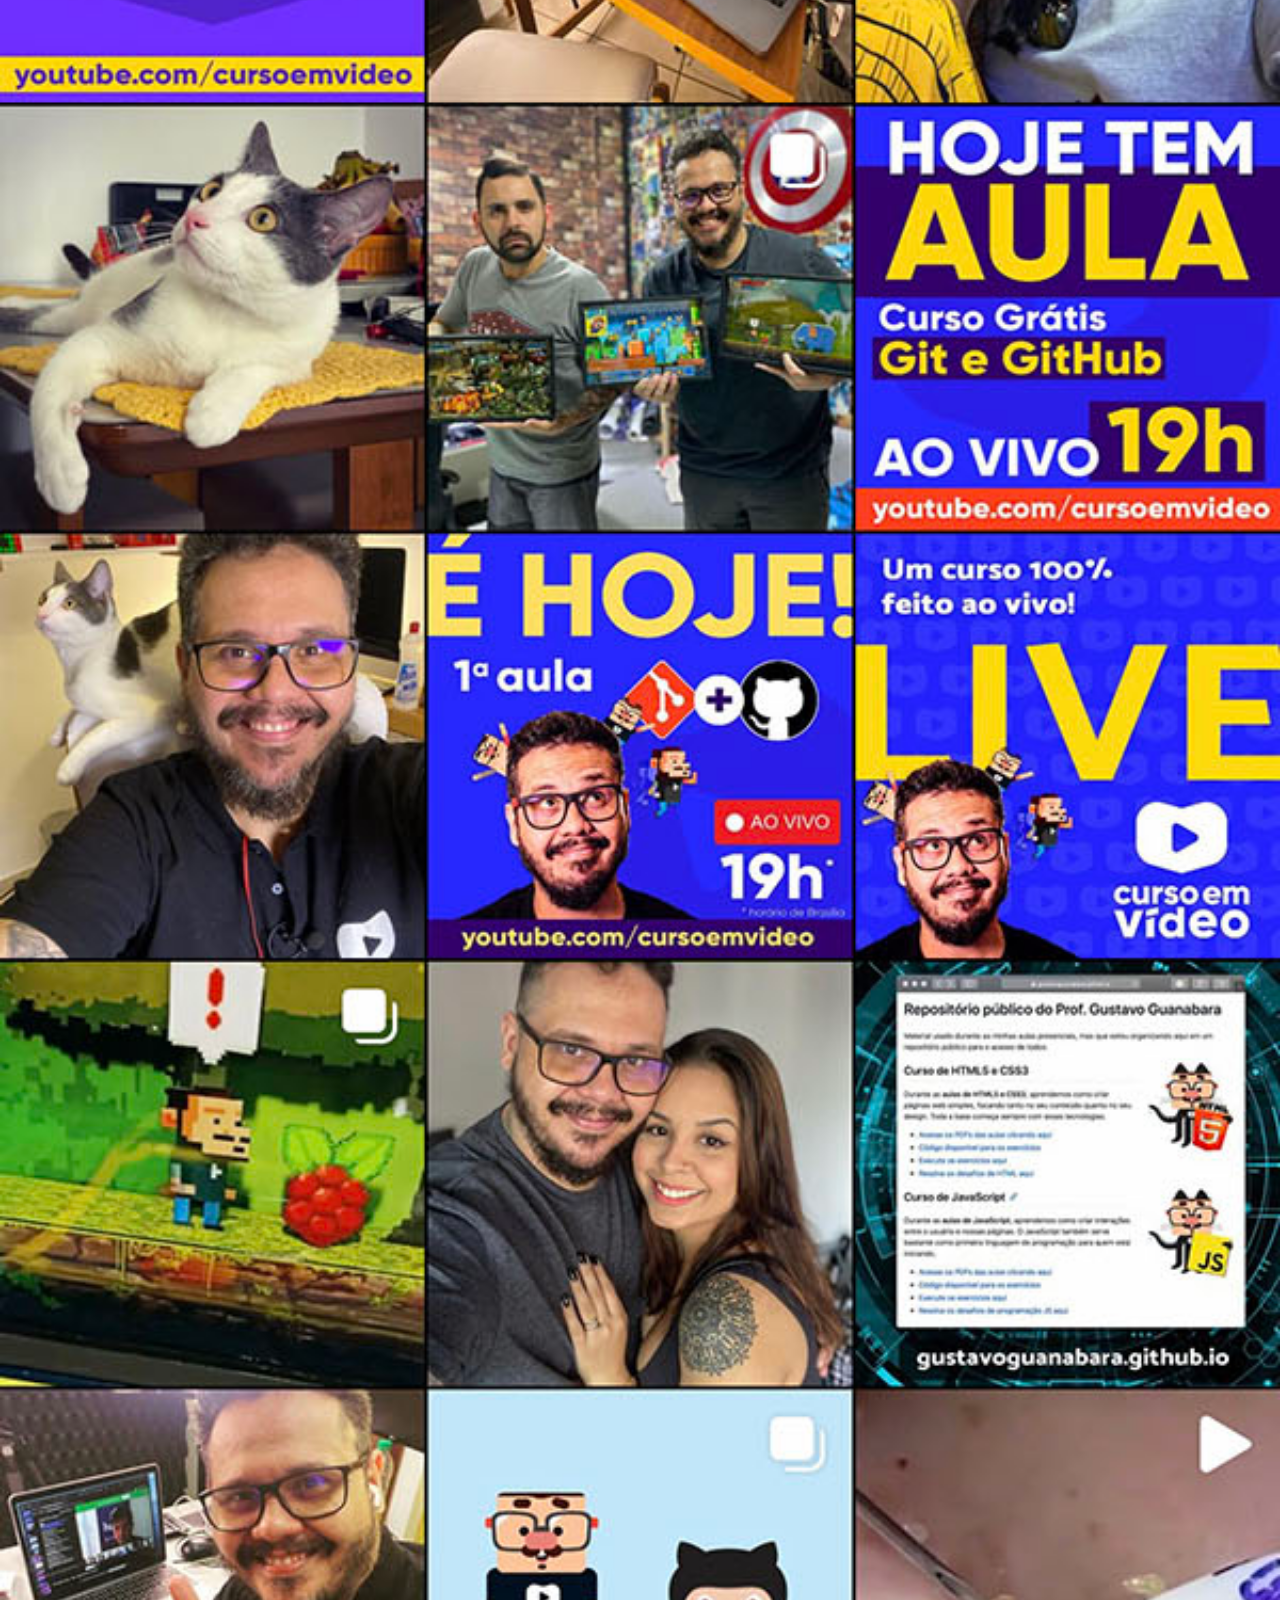
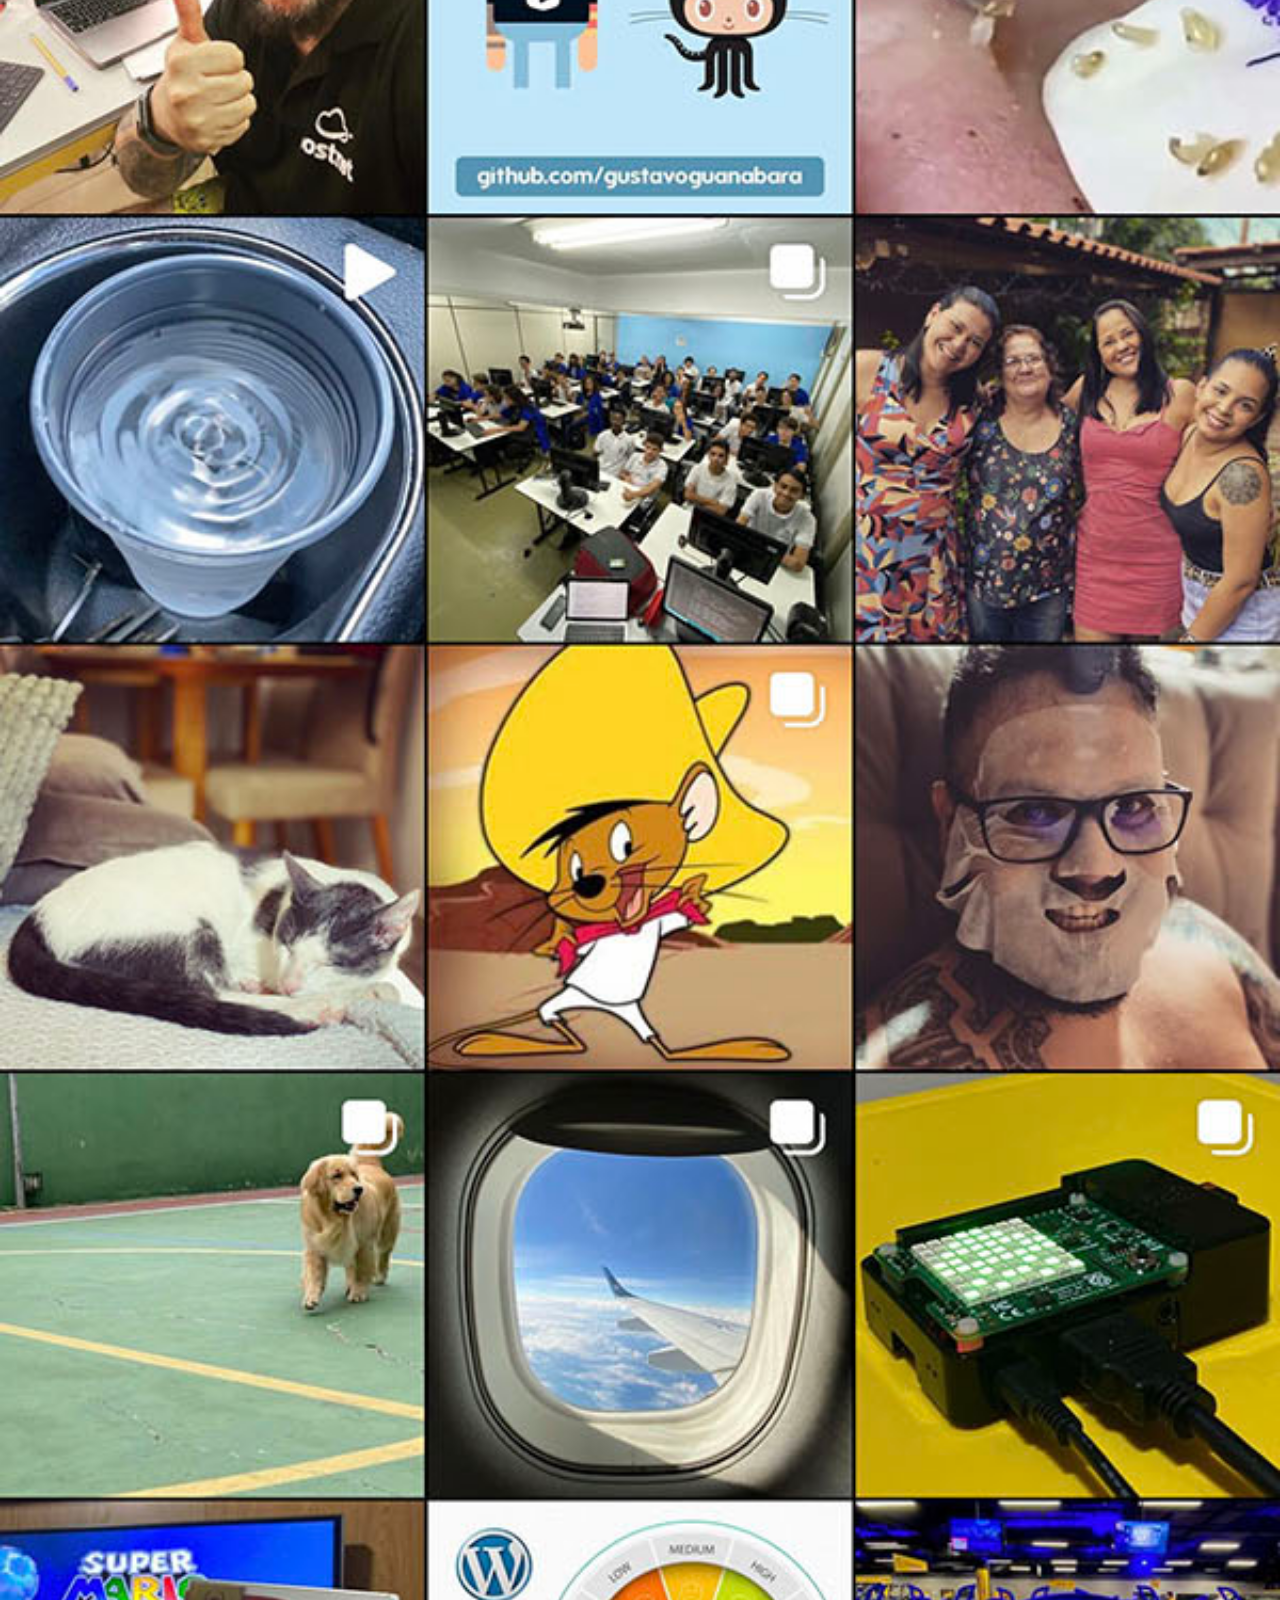
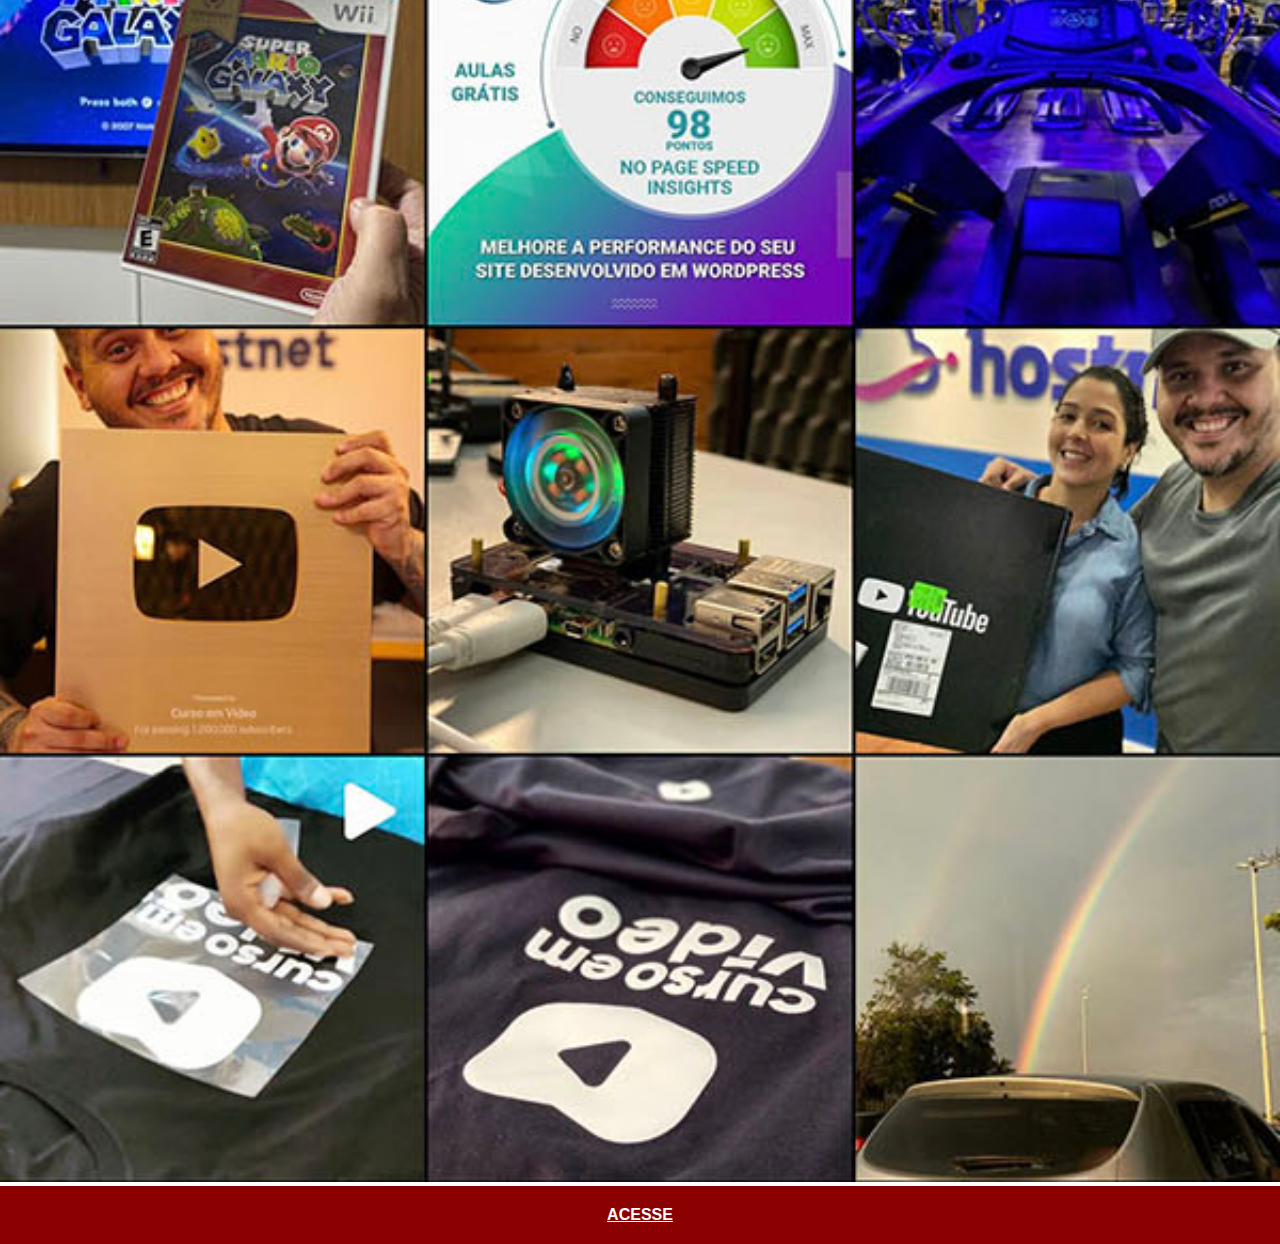
<file: instagram.html>
<!DOCTYPE html>
<html lang="pt-br">
<head>
  <meta charset="UTF-8">
  <meta name="viewport" content="width=device-width, initial-scale=1.0">
  <link rel="stylesheet" href="estilos/social.css">
  <title>Instagram</title>
</head>
<body>
  <img src="imagens/tela-instagram.jpg" alt="">
  <a href="https://www.instagram.com/gustavoguanabara/">ACESSE</a>
</body>
</html>
</file>
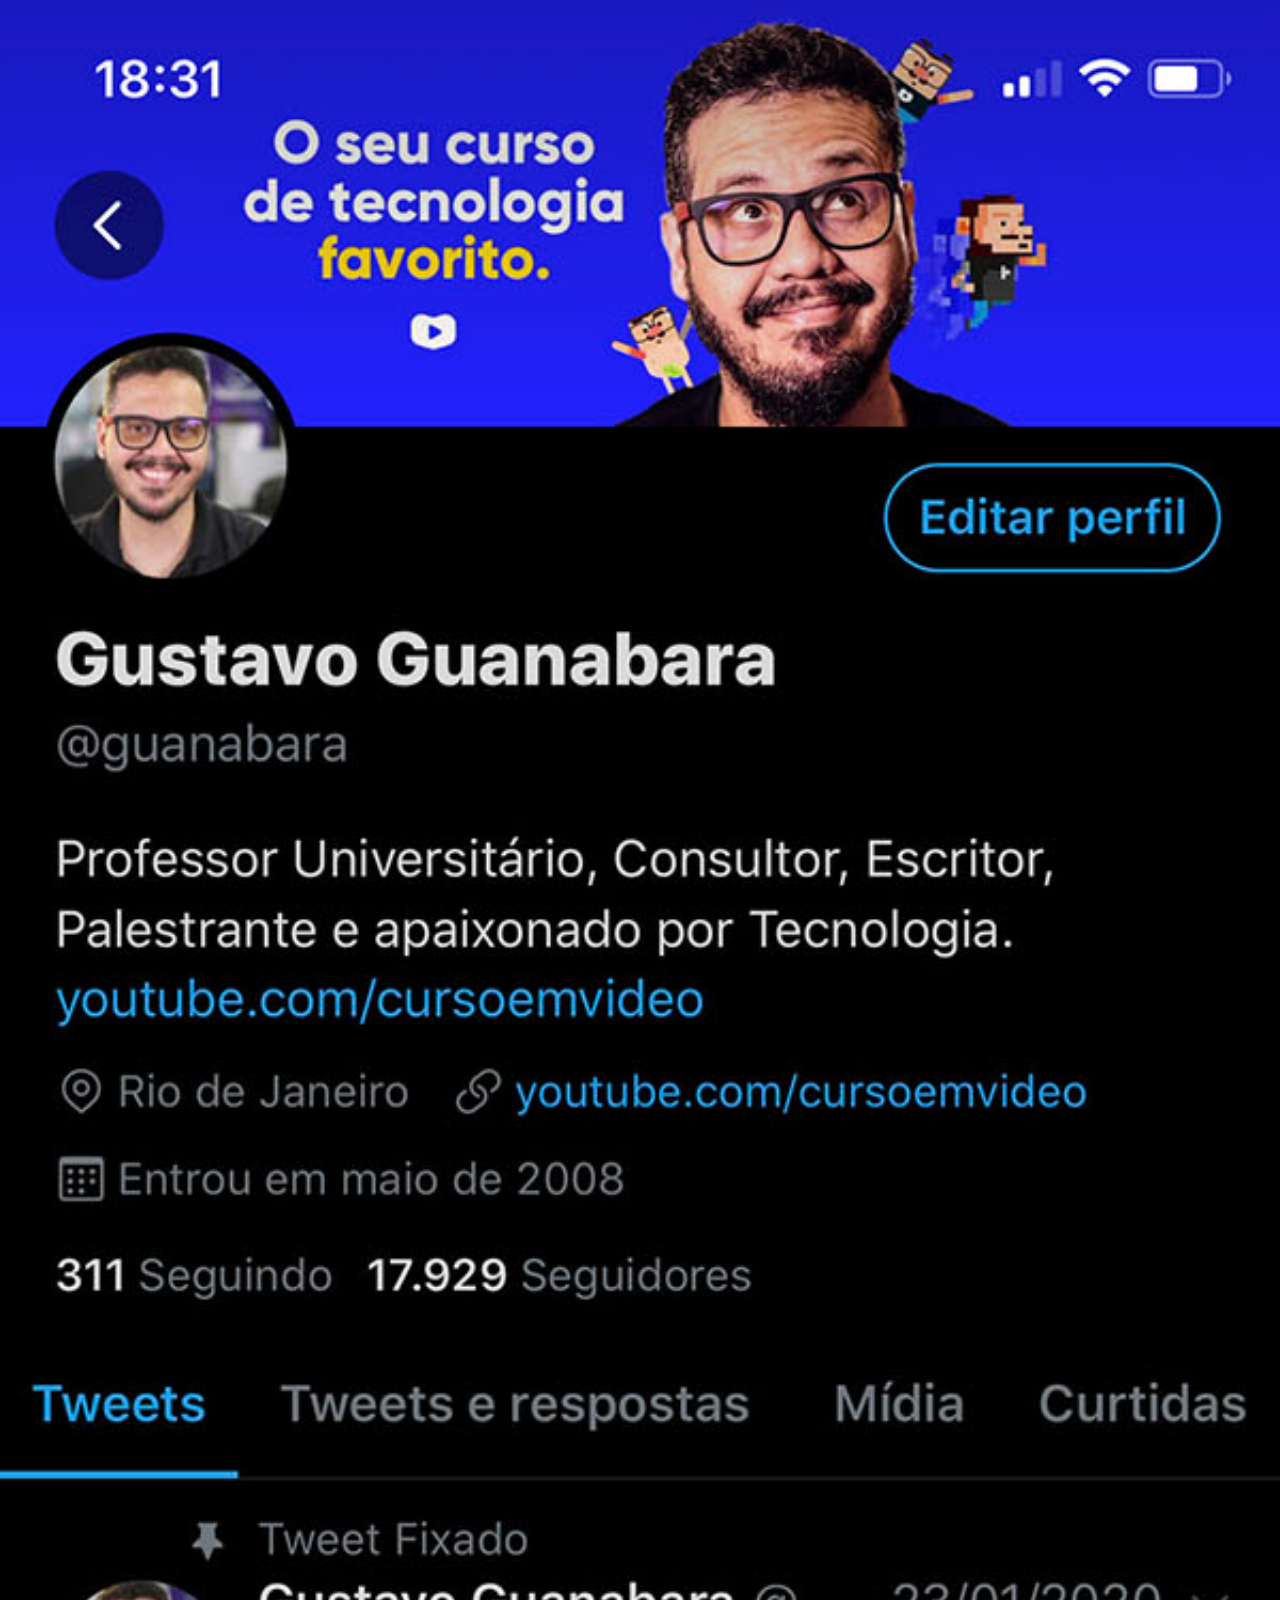
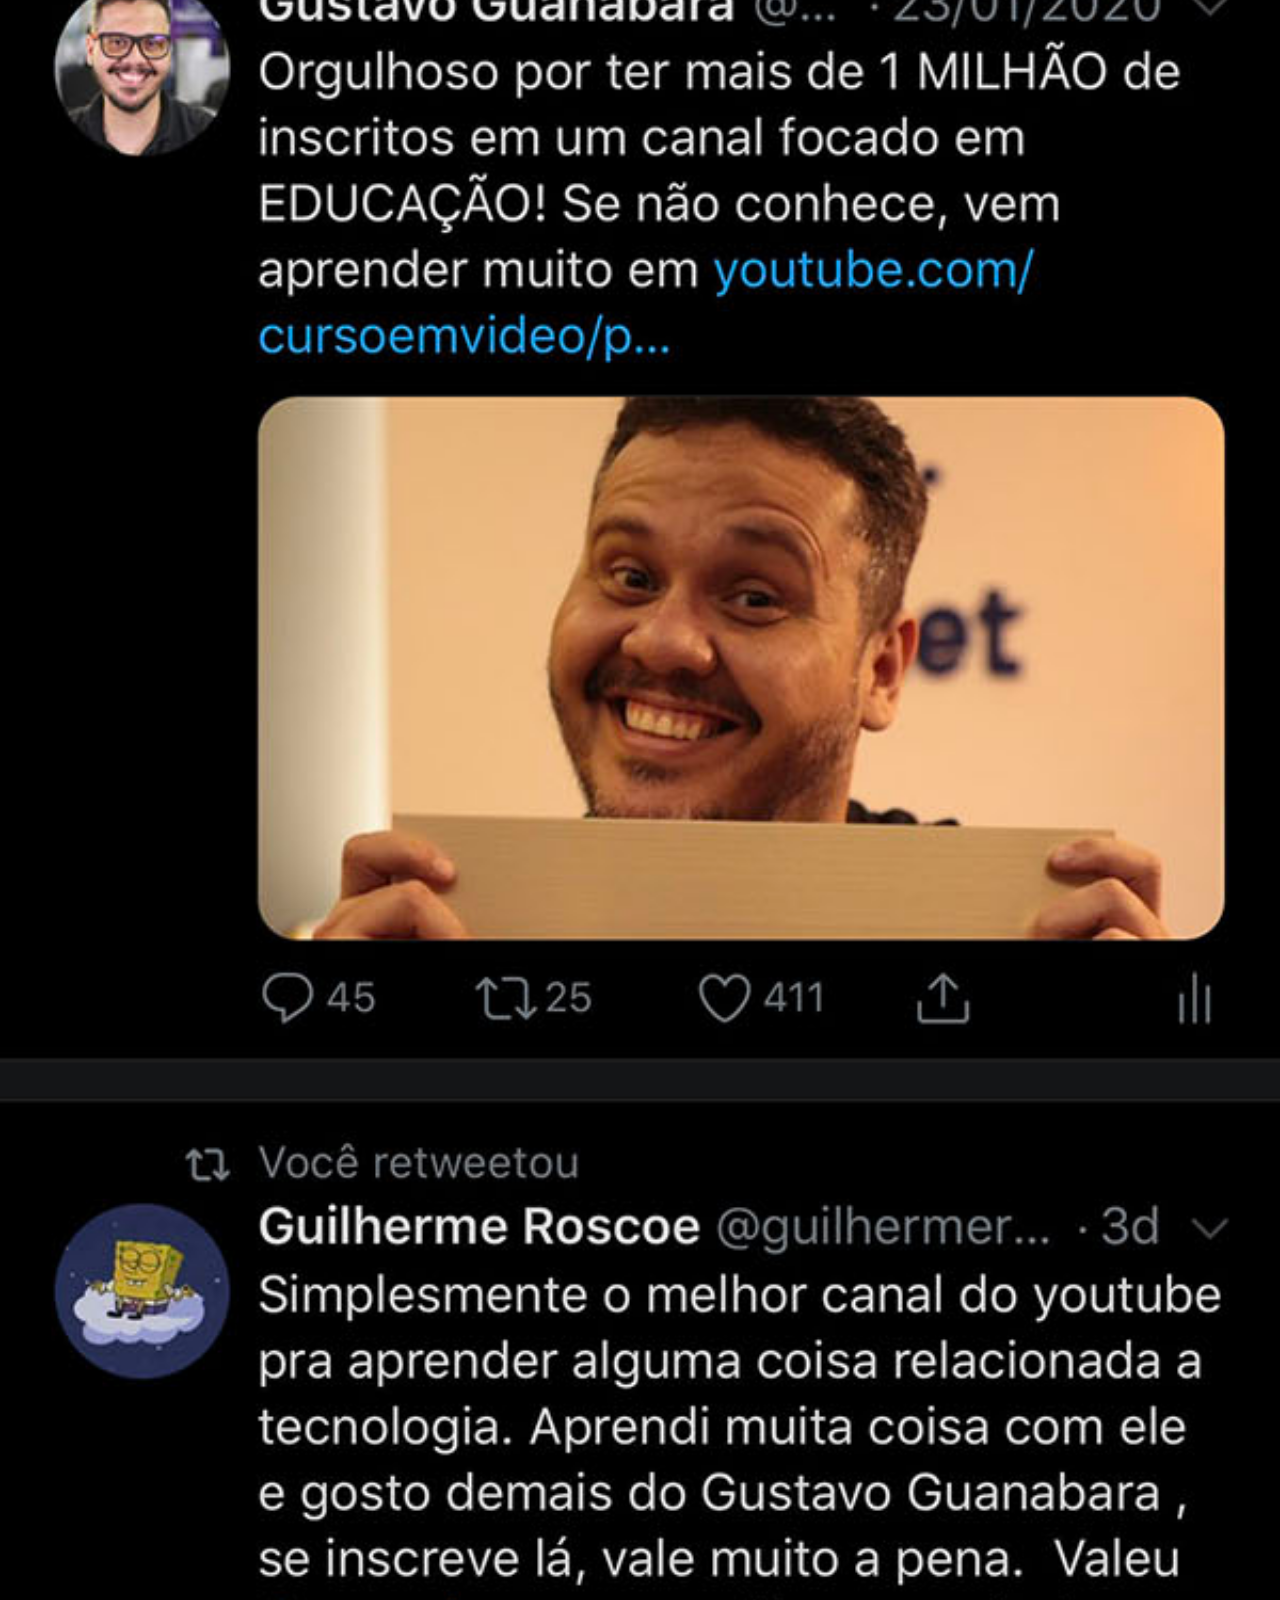
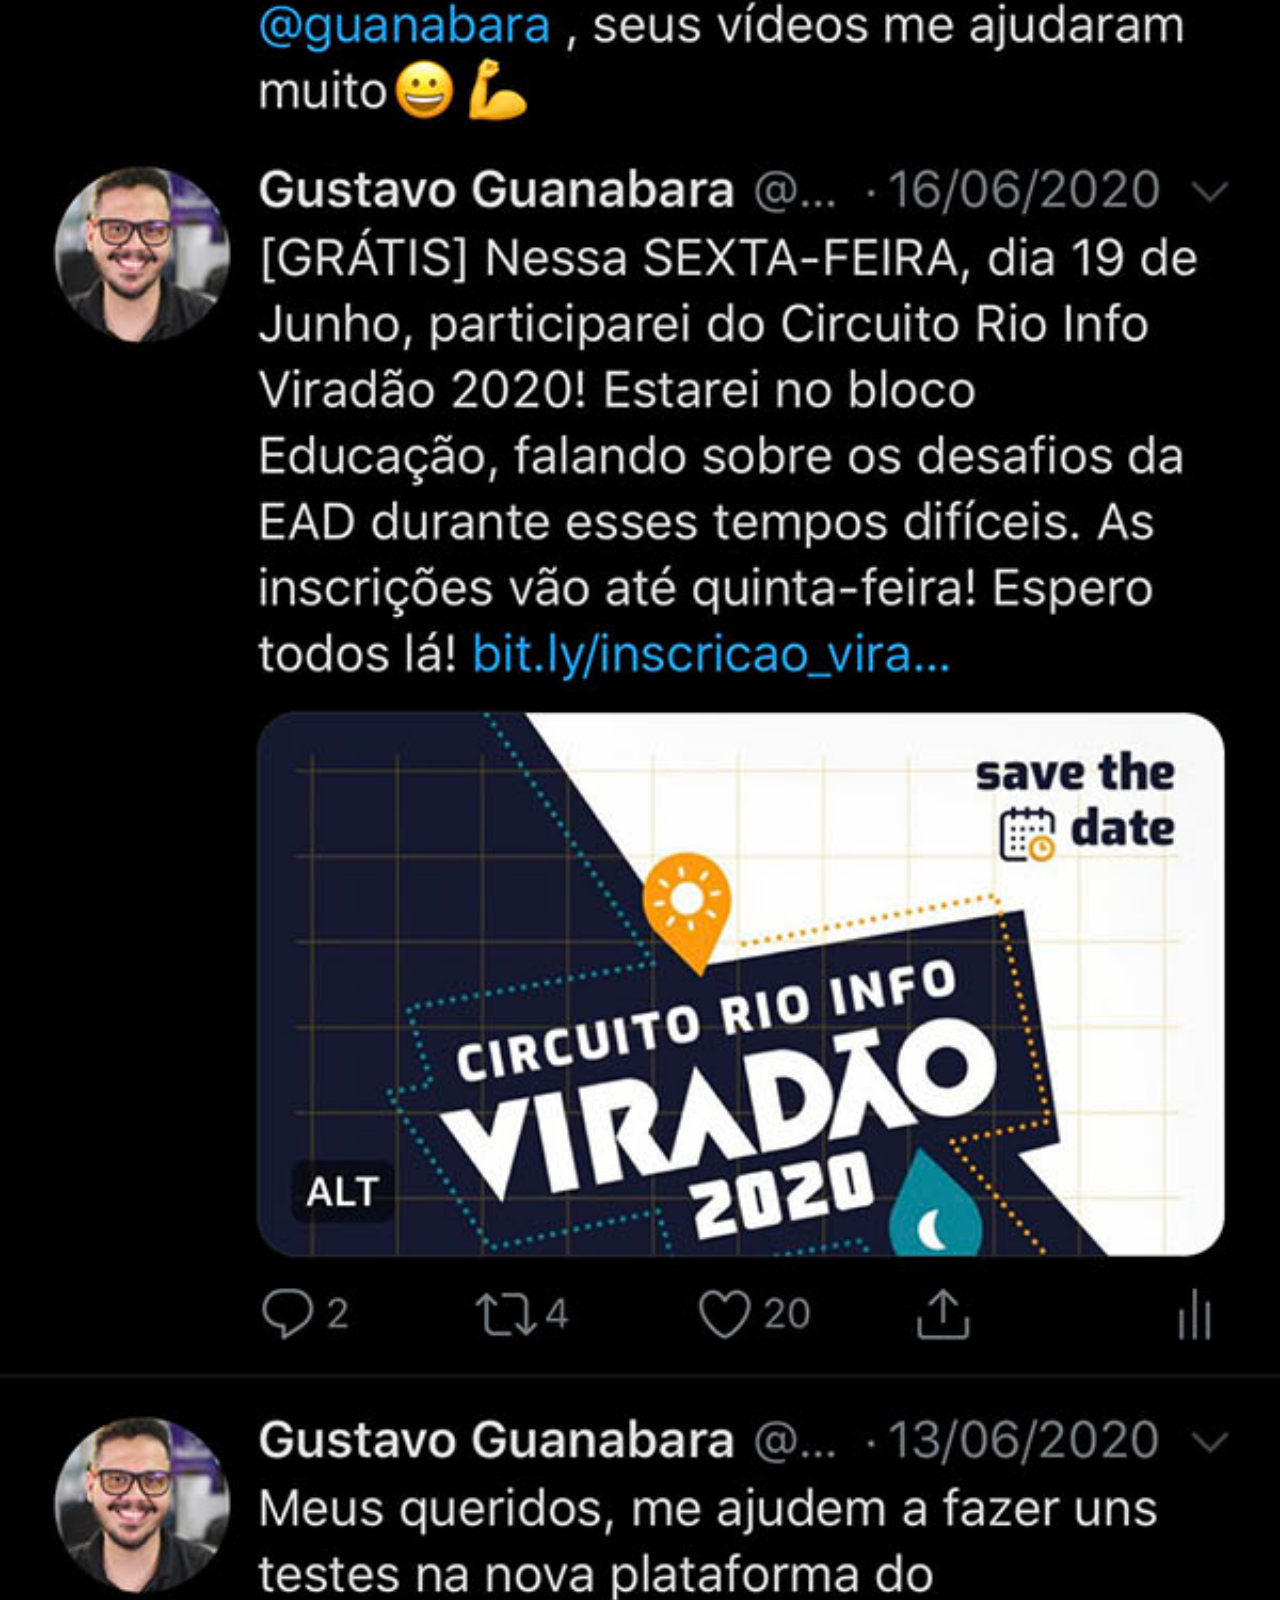
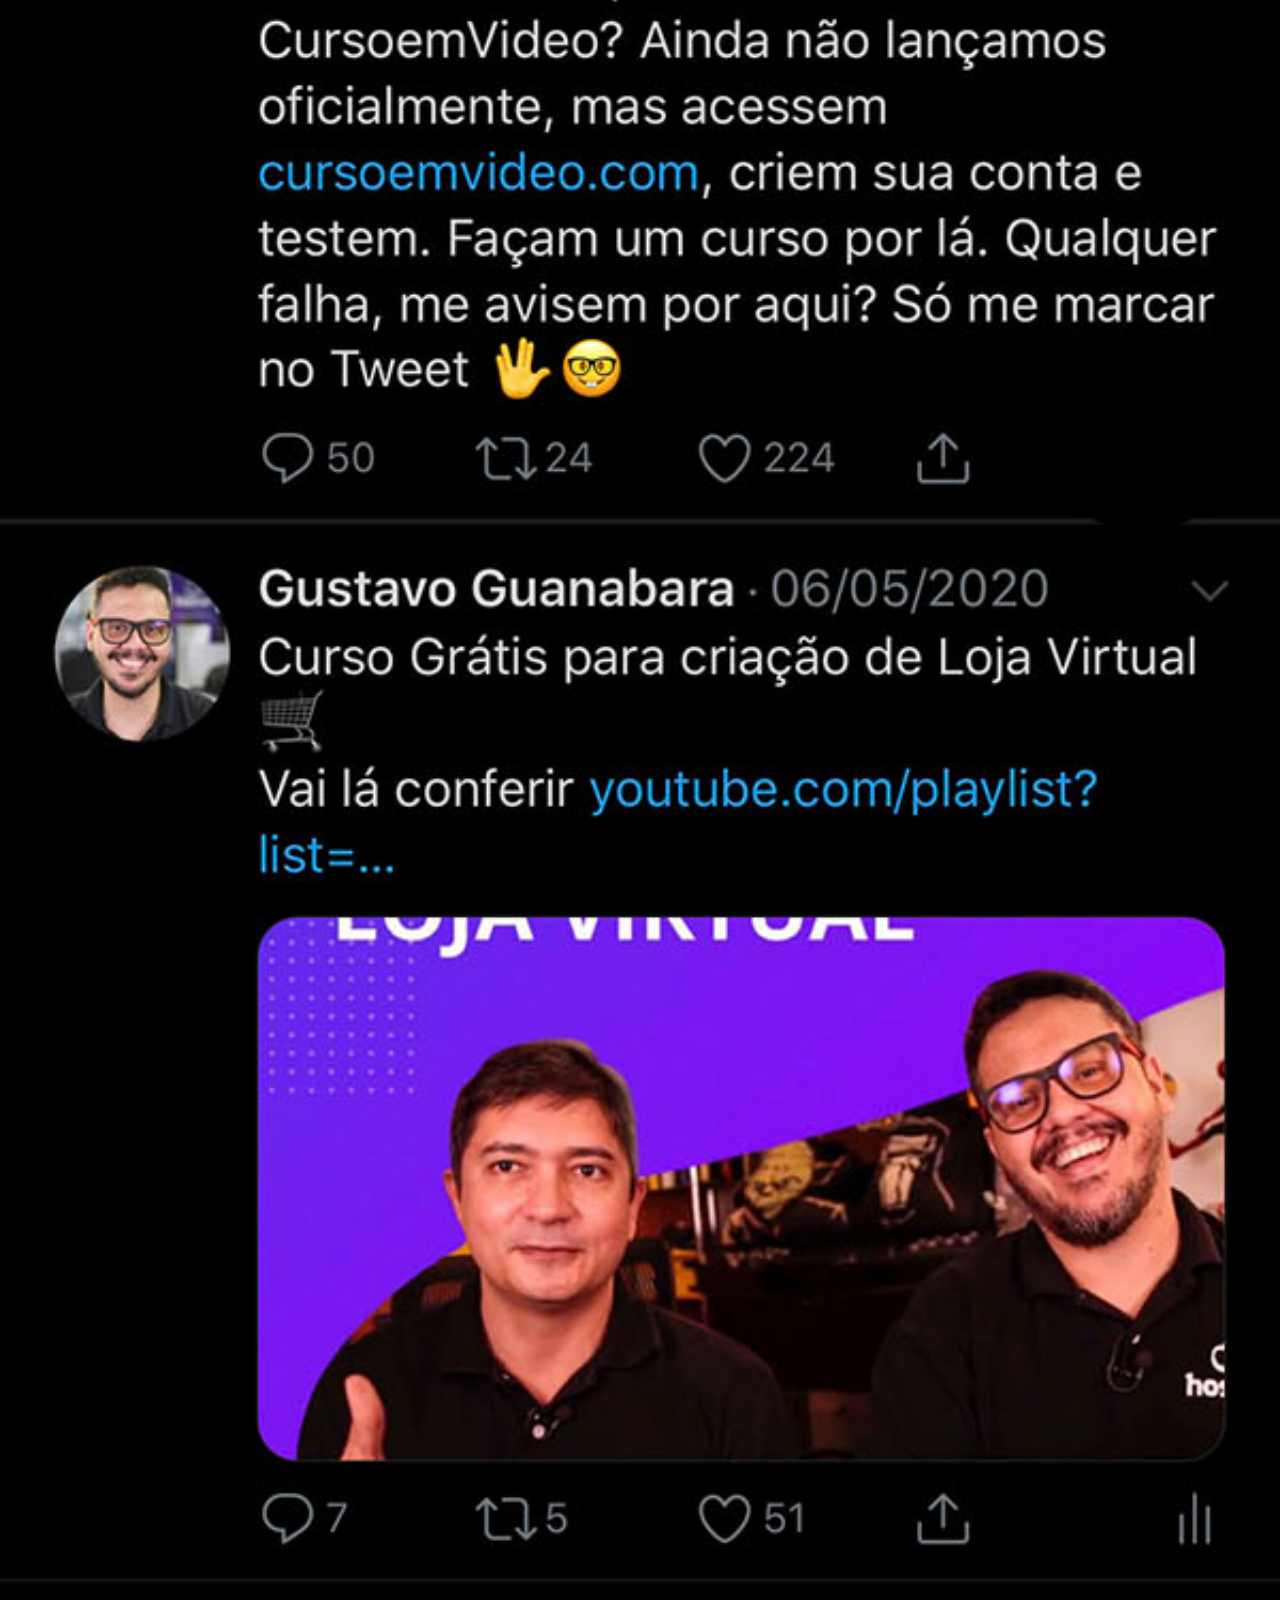
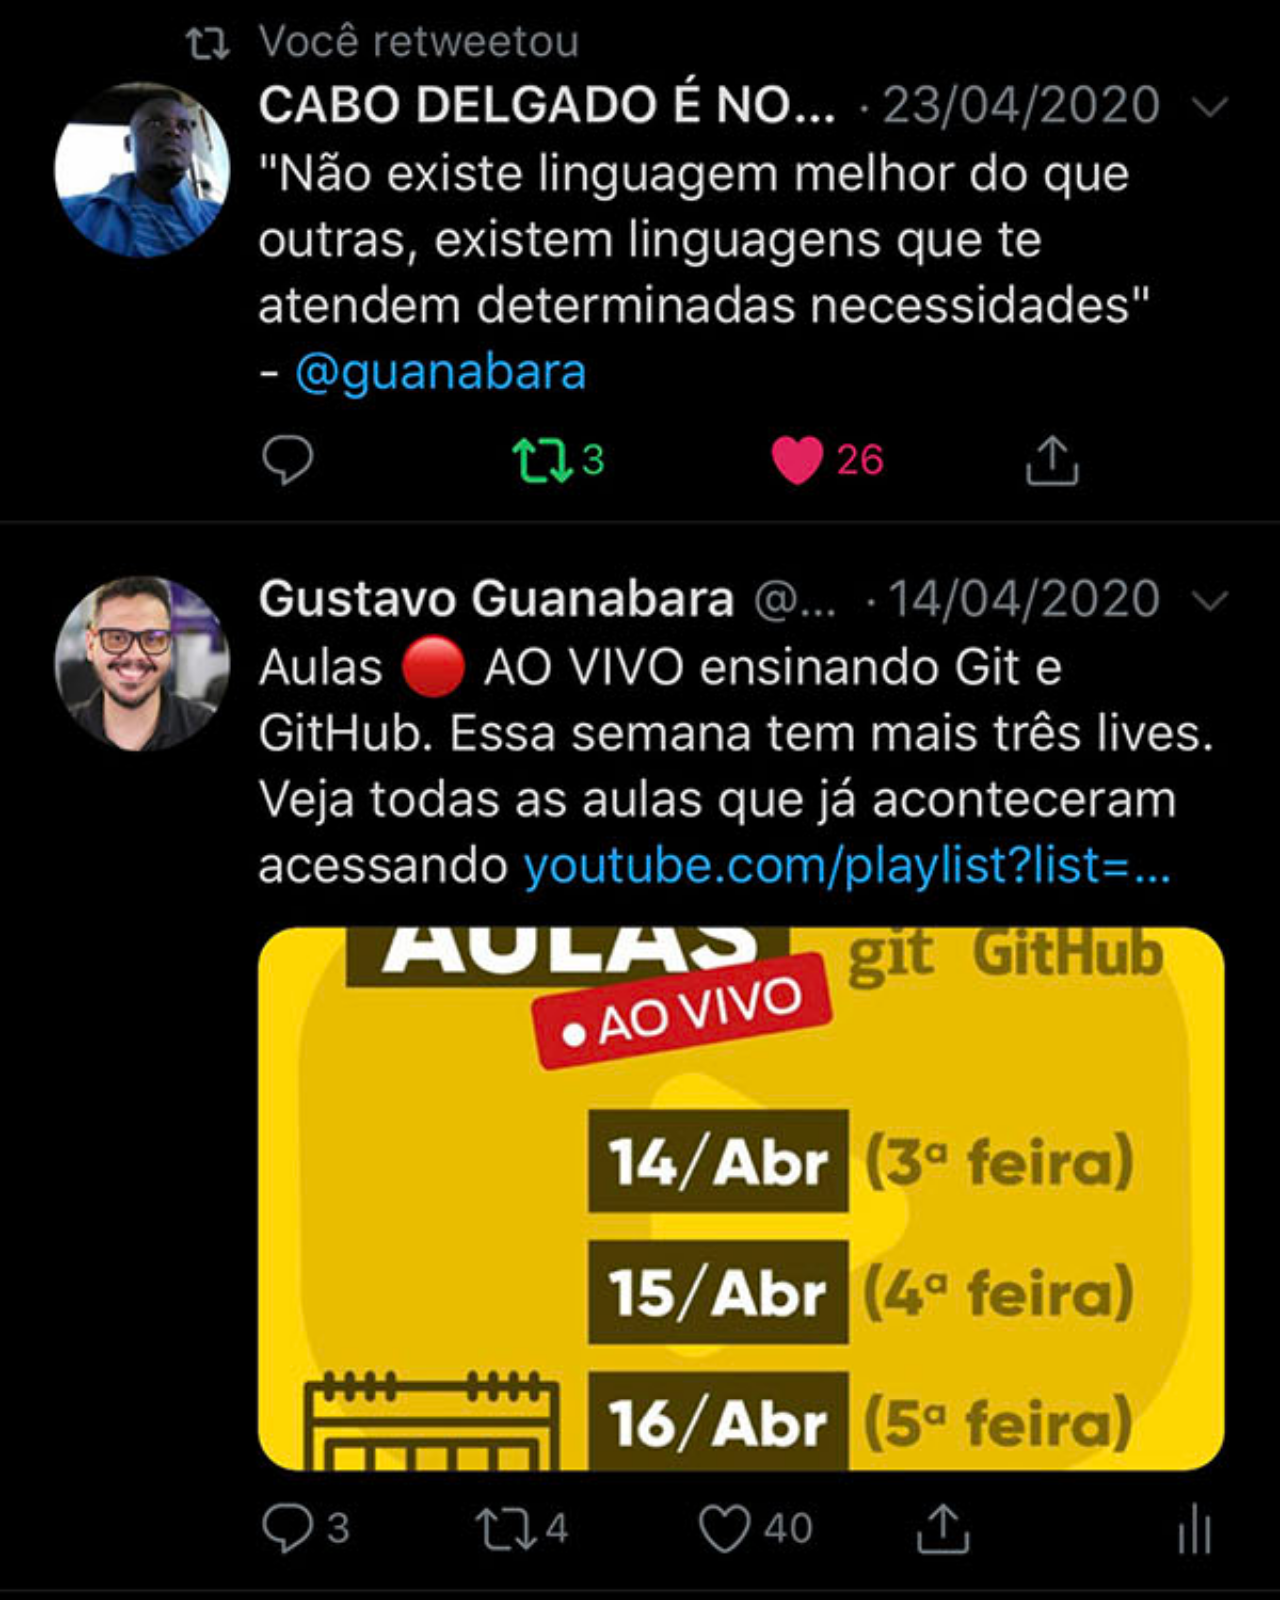
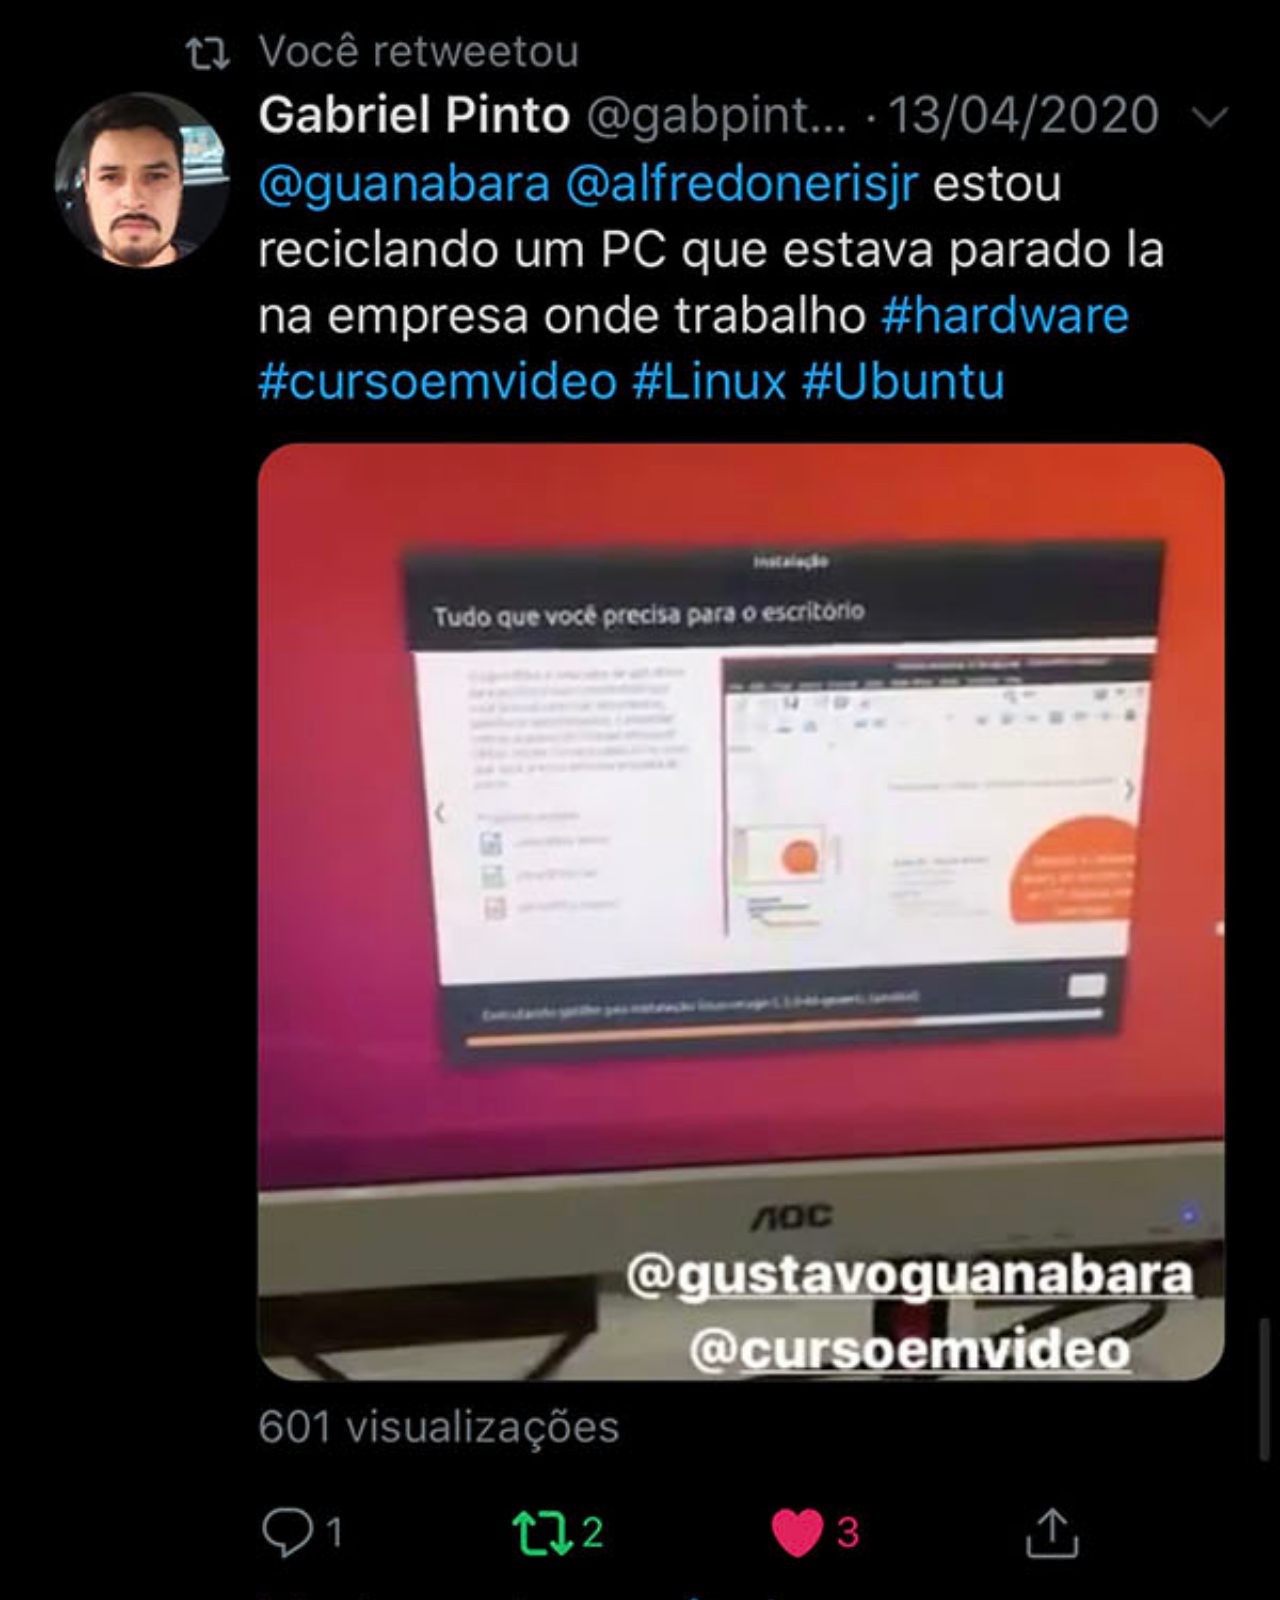
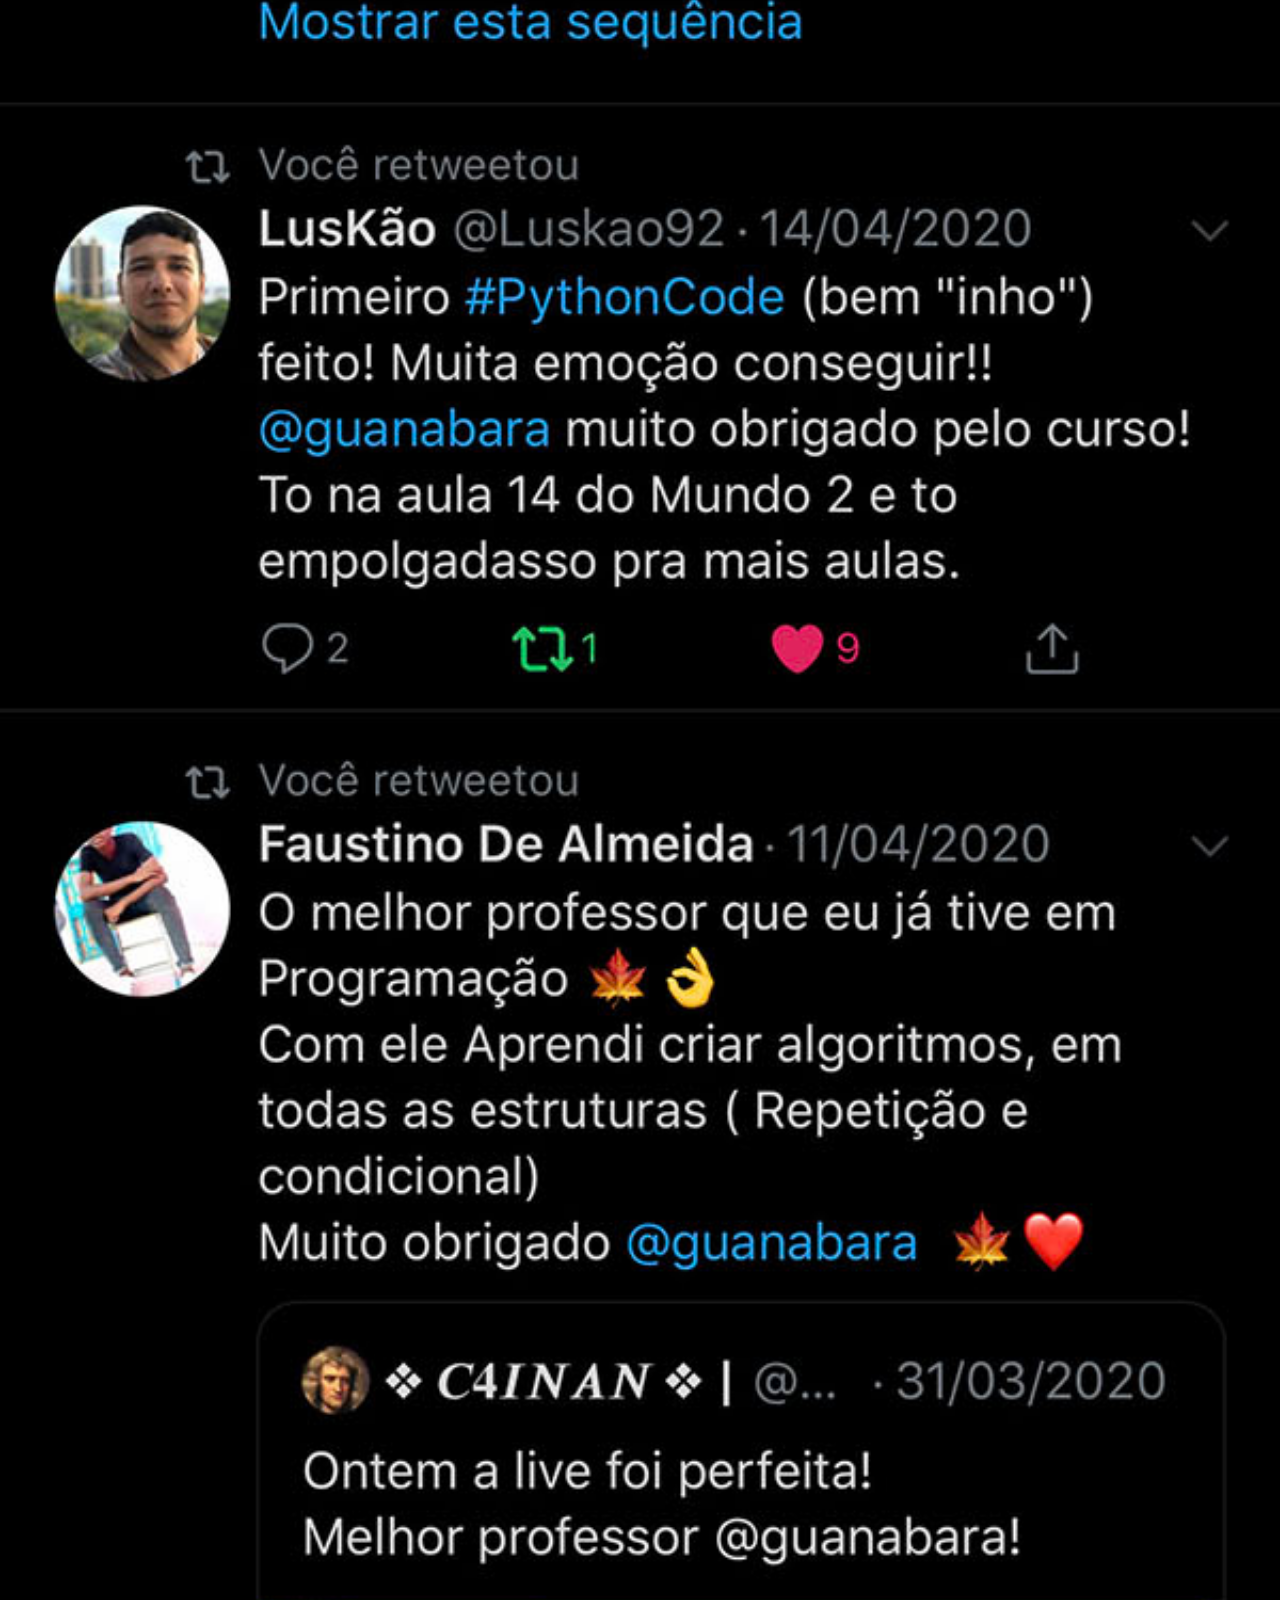
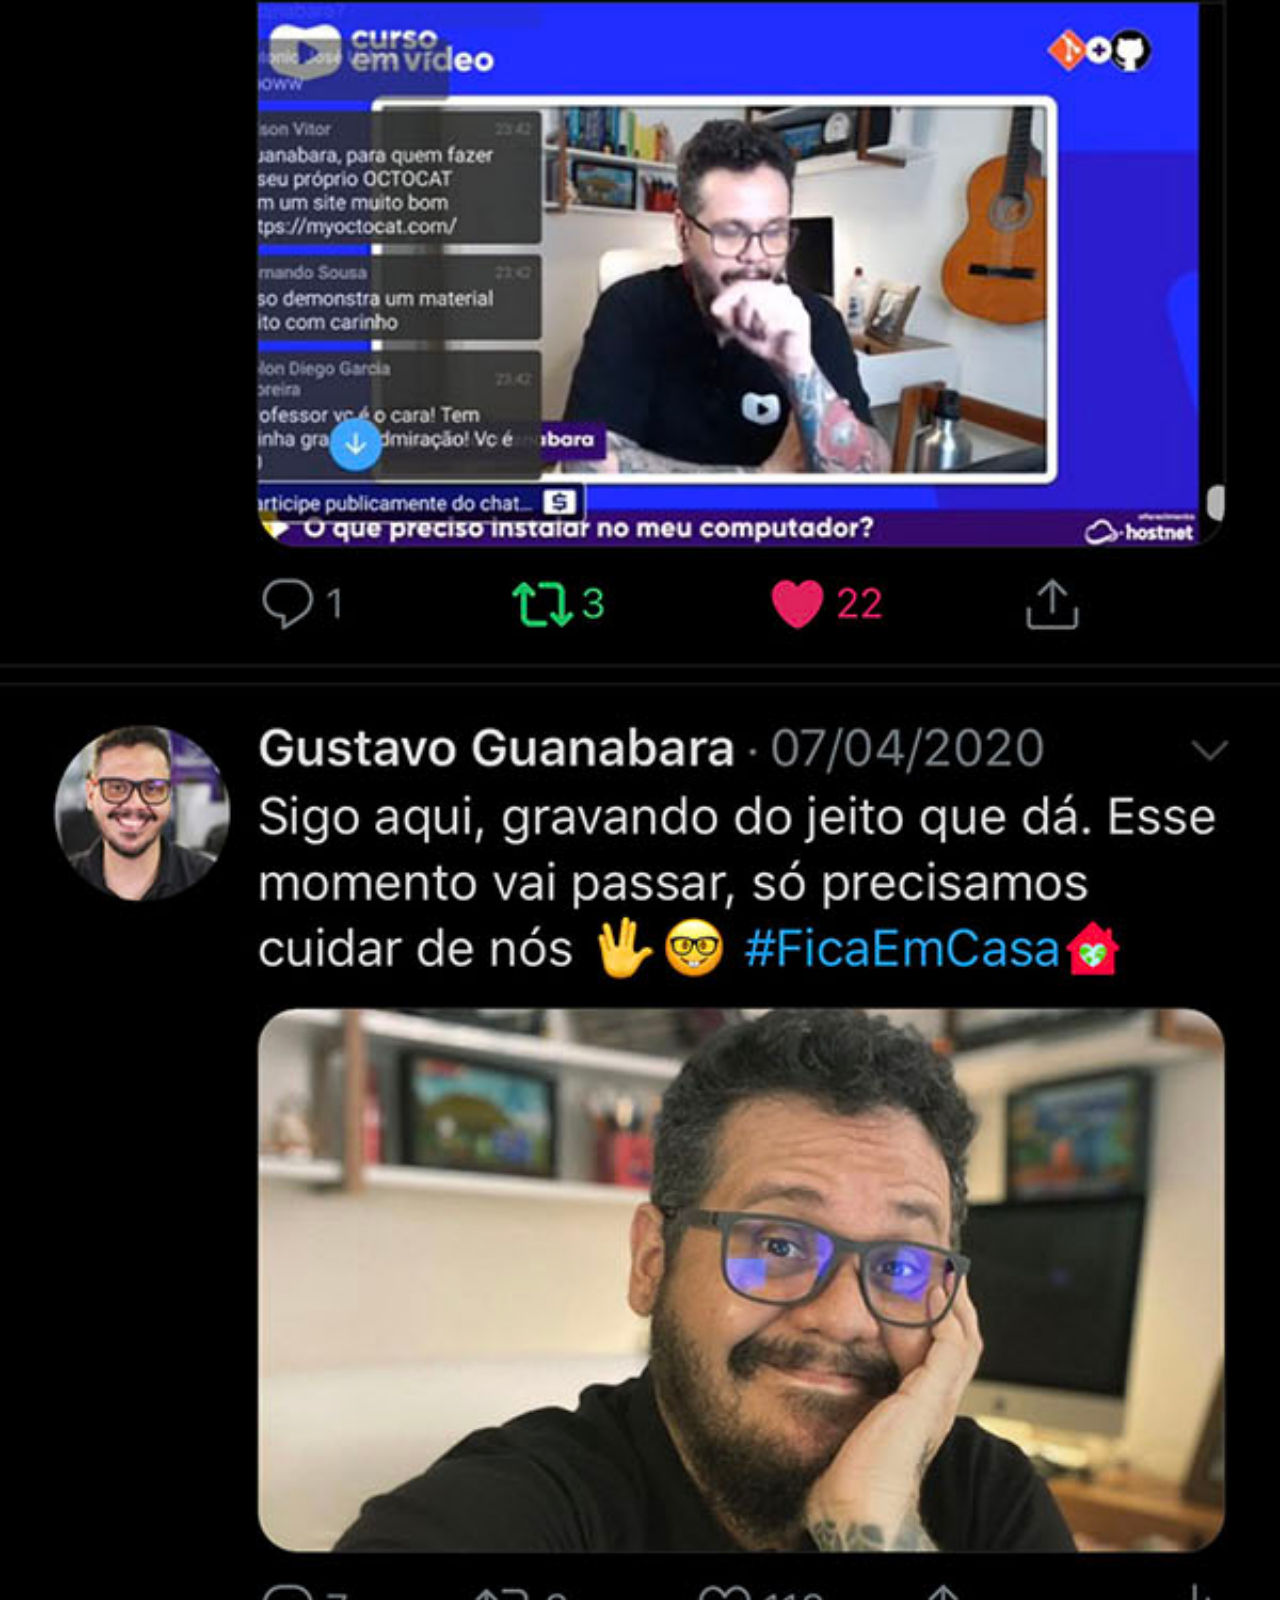
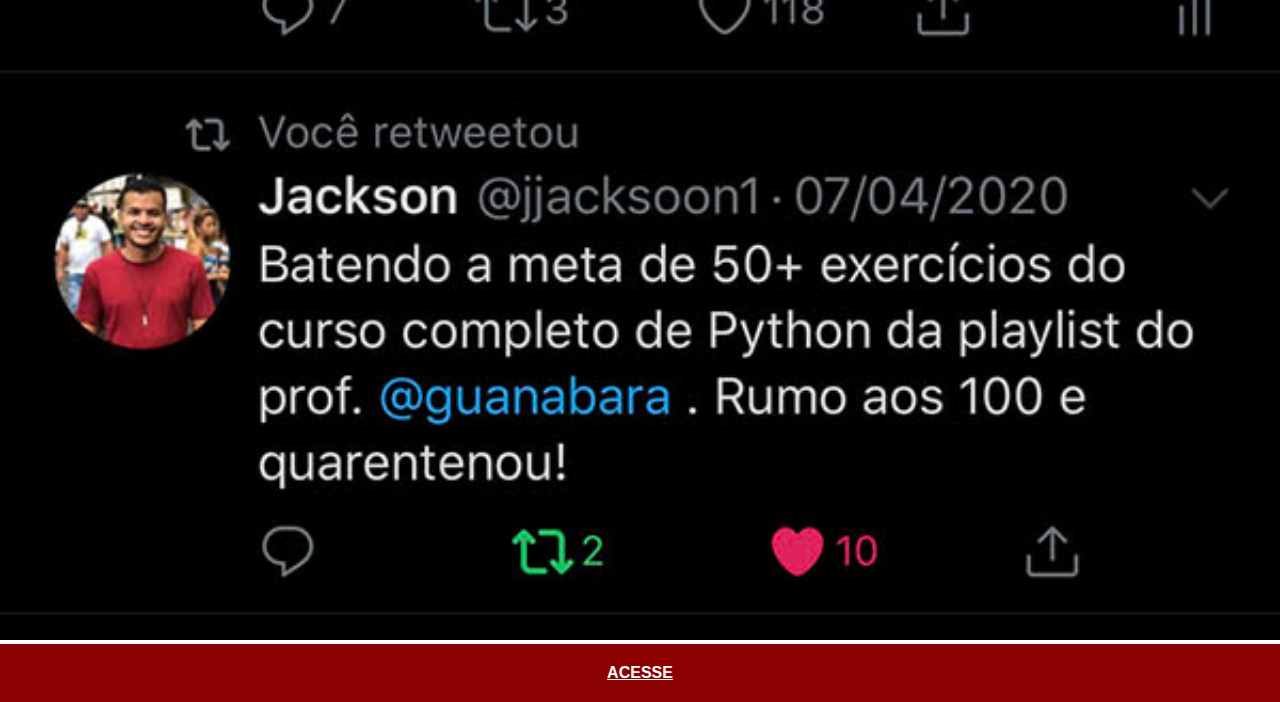
<file: twitter.html>
<!DOCTYPE html>
<html lang="pt-br">
<head>
  <meta charset="UTF-8">
  <meta name="viewport" content="width=device-width, initial-scale=1.0">
  <link rel="stylesheet" href="estilos/social.css">
  <title>Twitter</title>
</head>
<body>
  <img src="imagens/tela-twitter.jpg" alt="">
  <a href="https://x.com/guanabara">ACESSE</a>
</body>
</html>
</file>
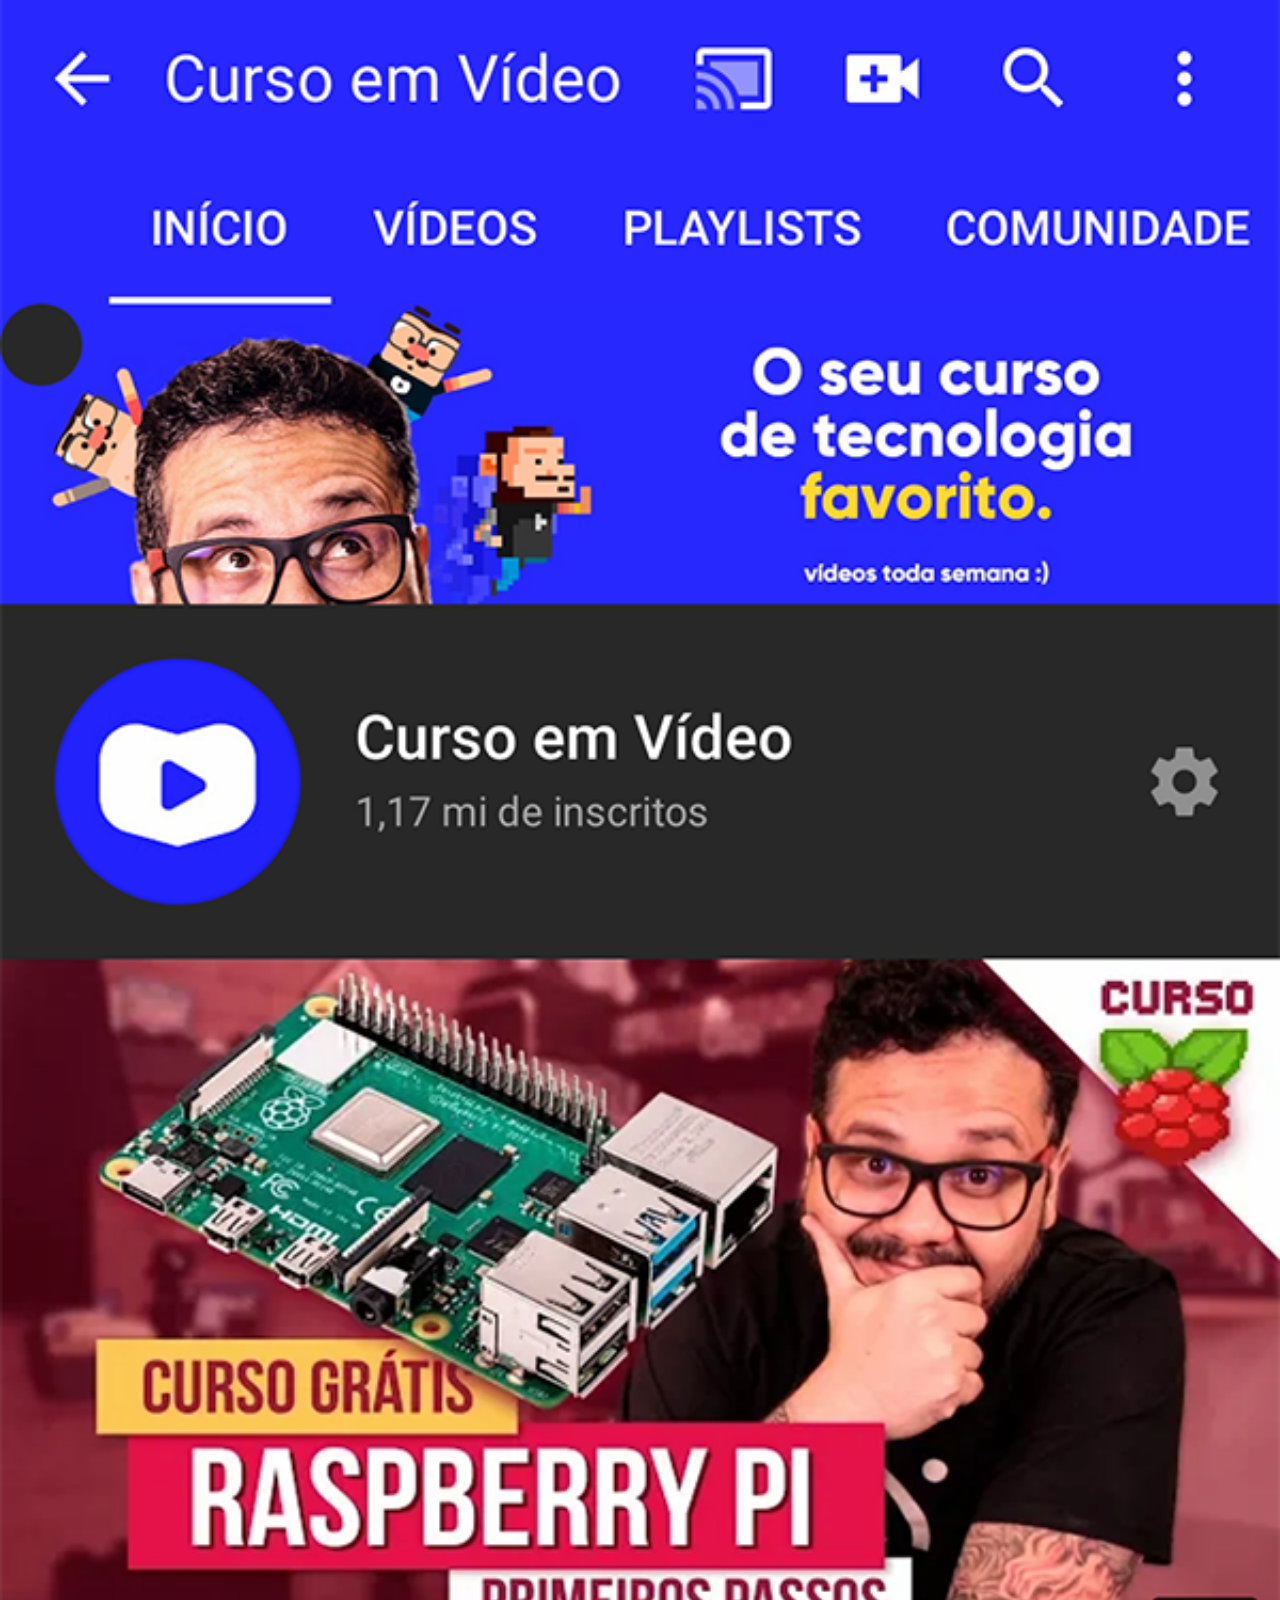
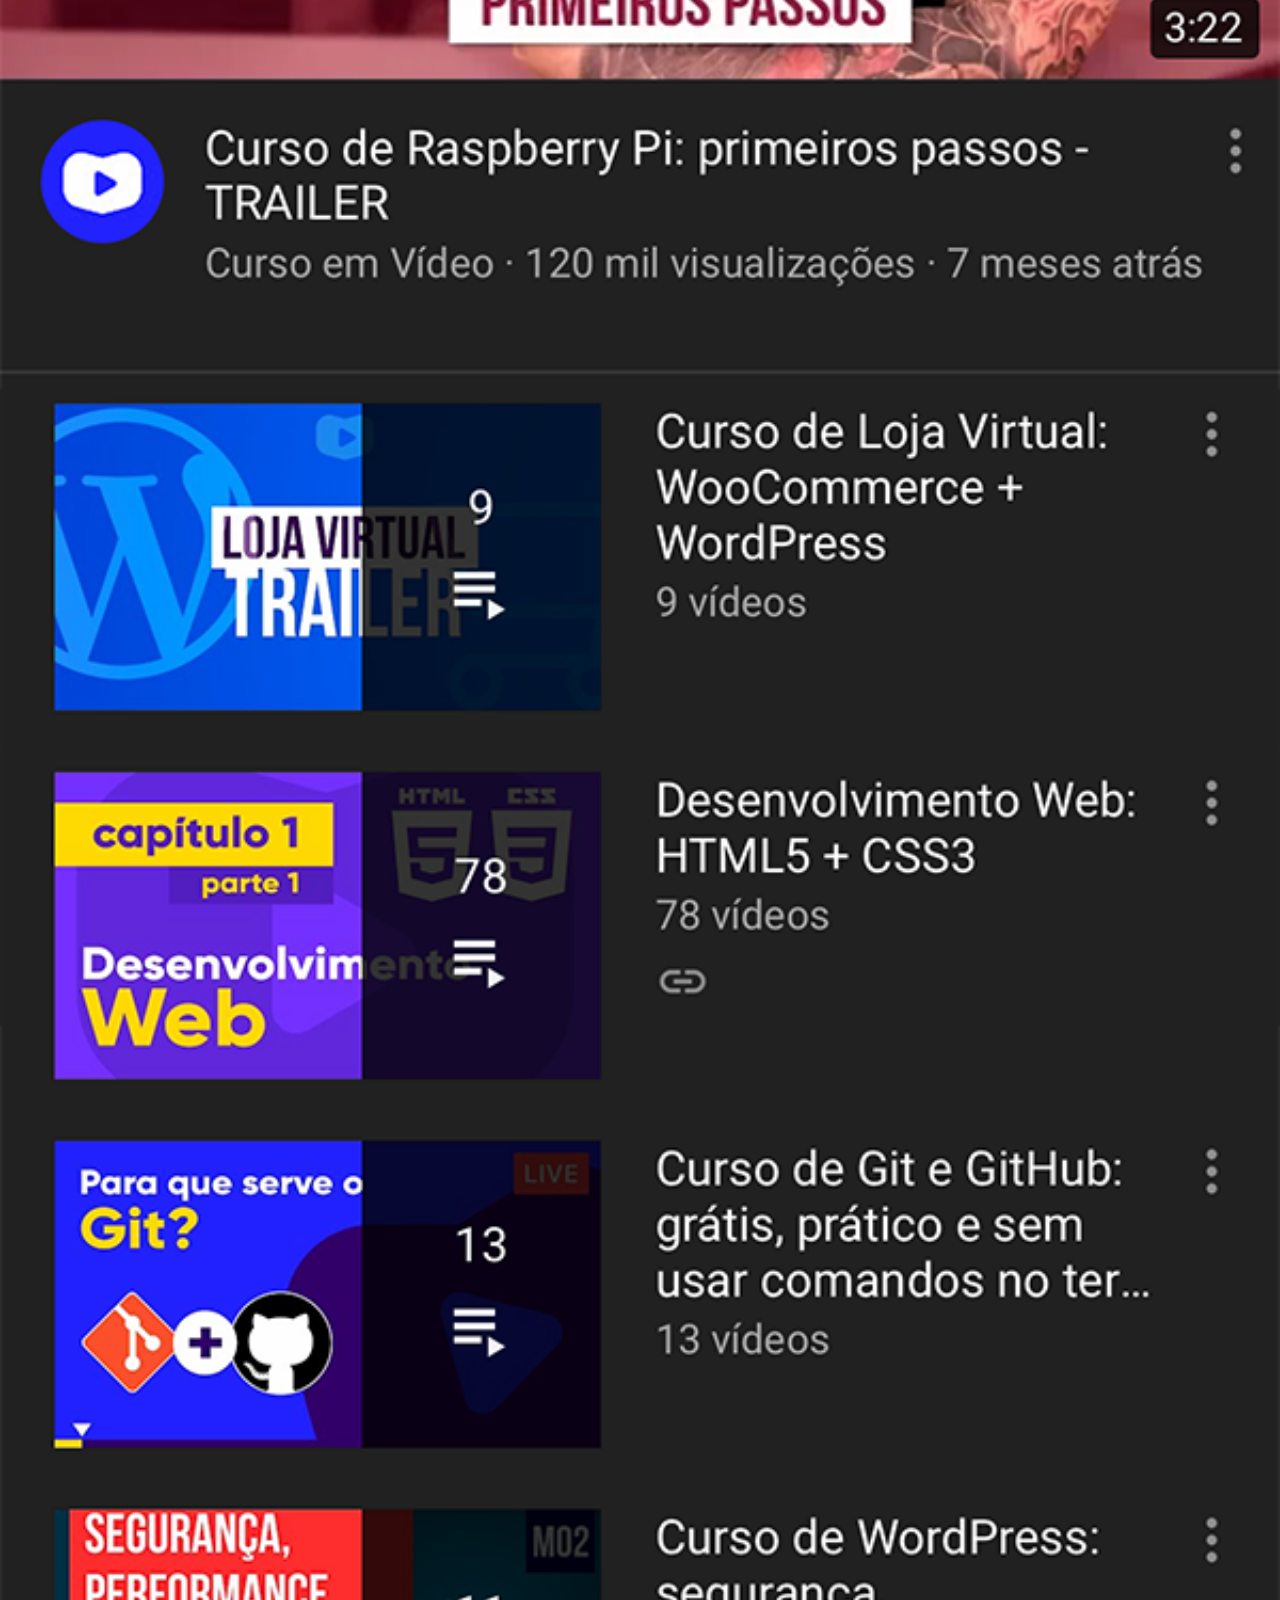
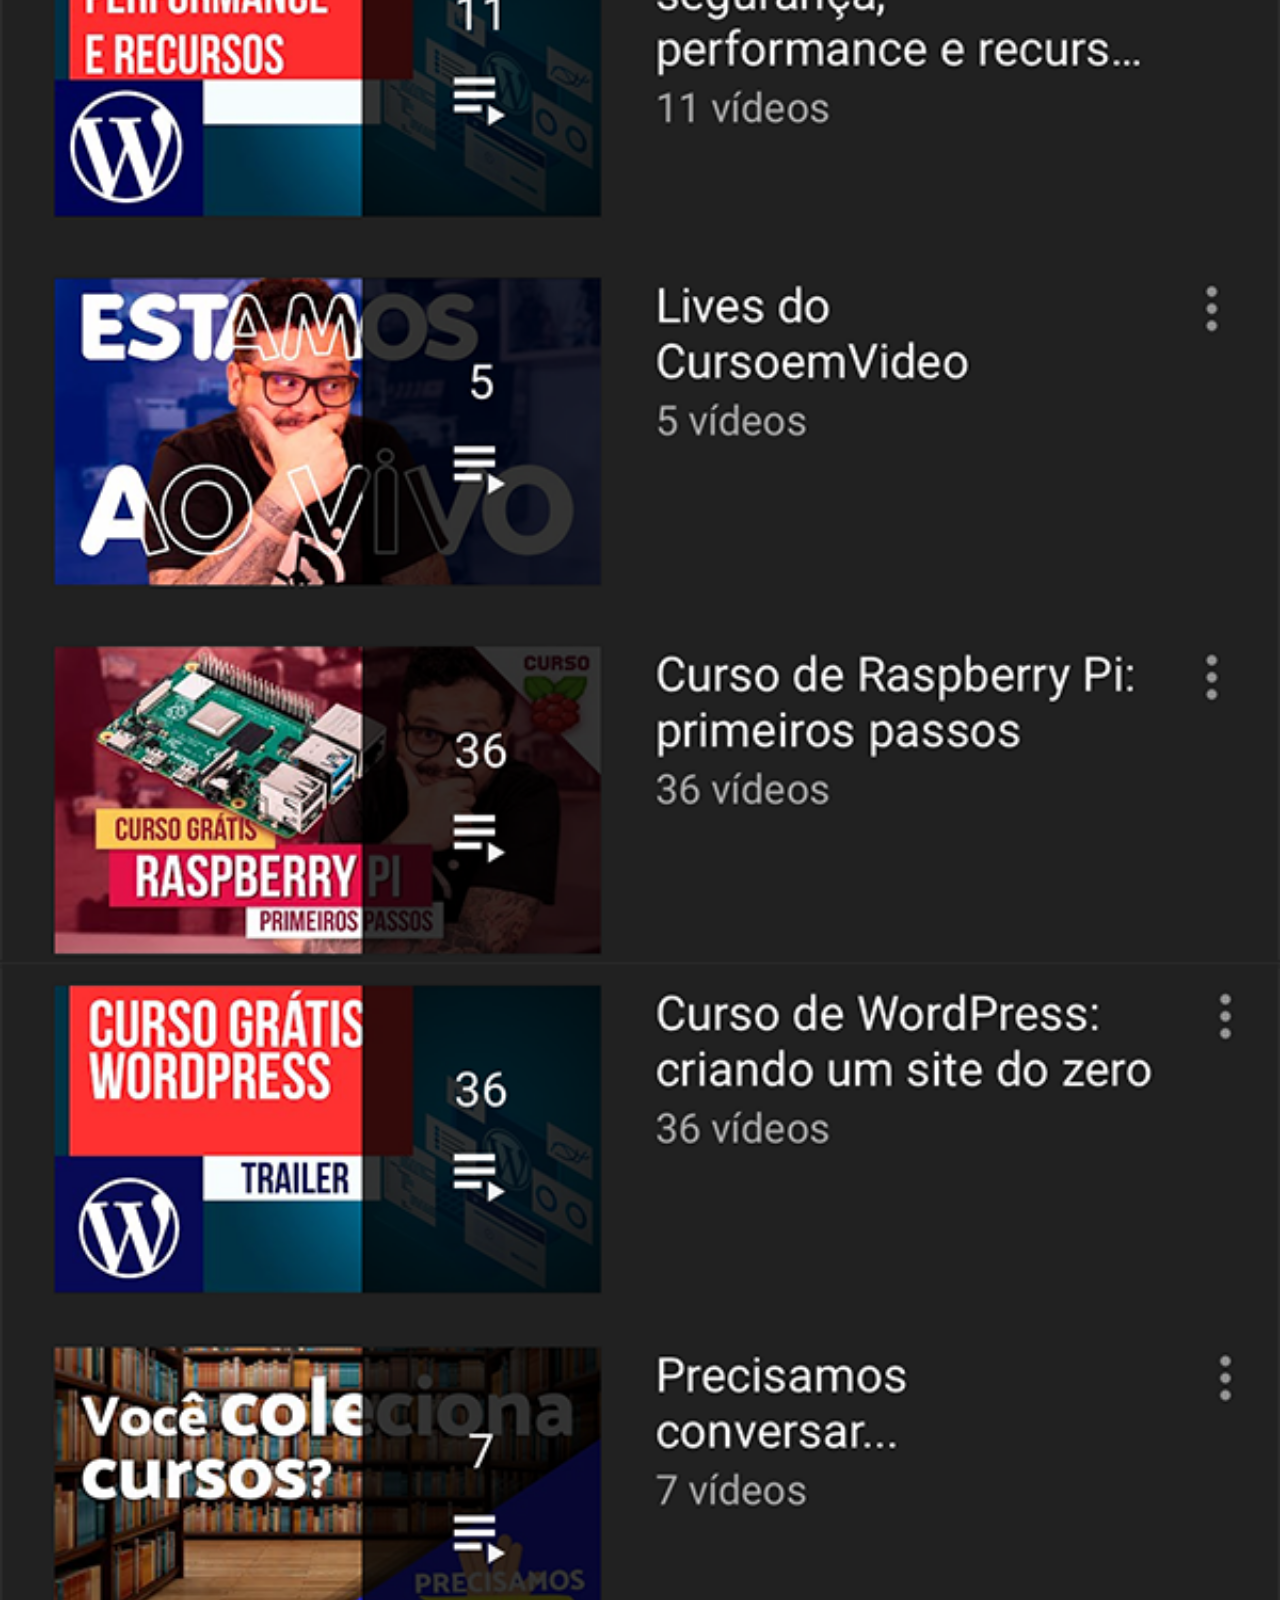
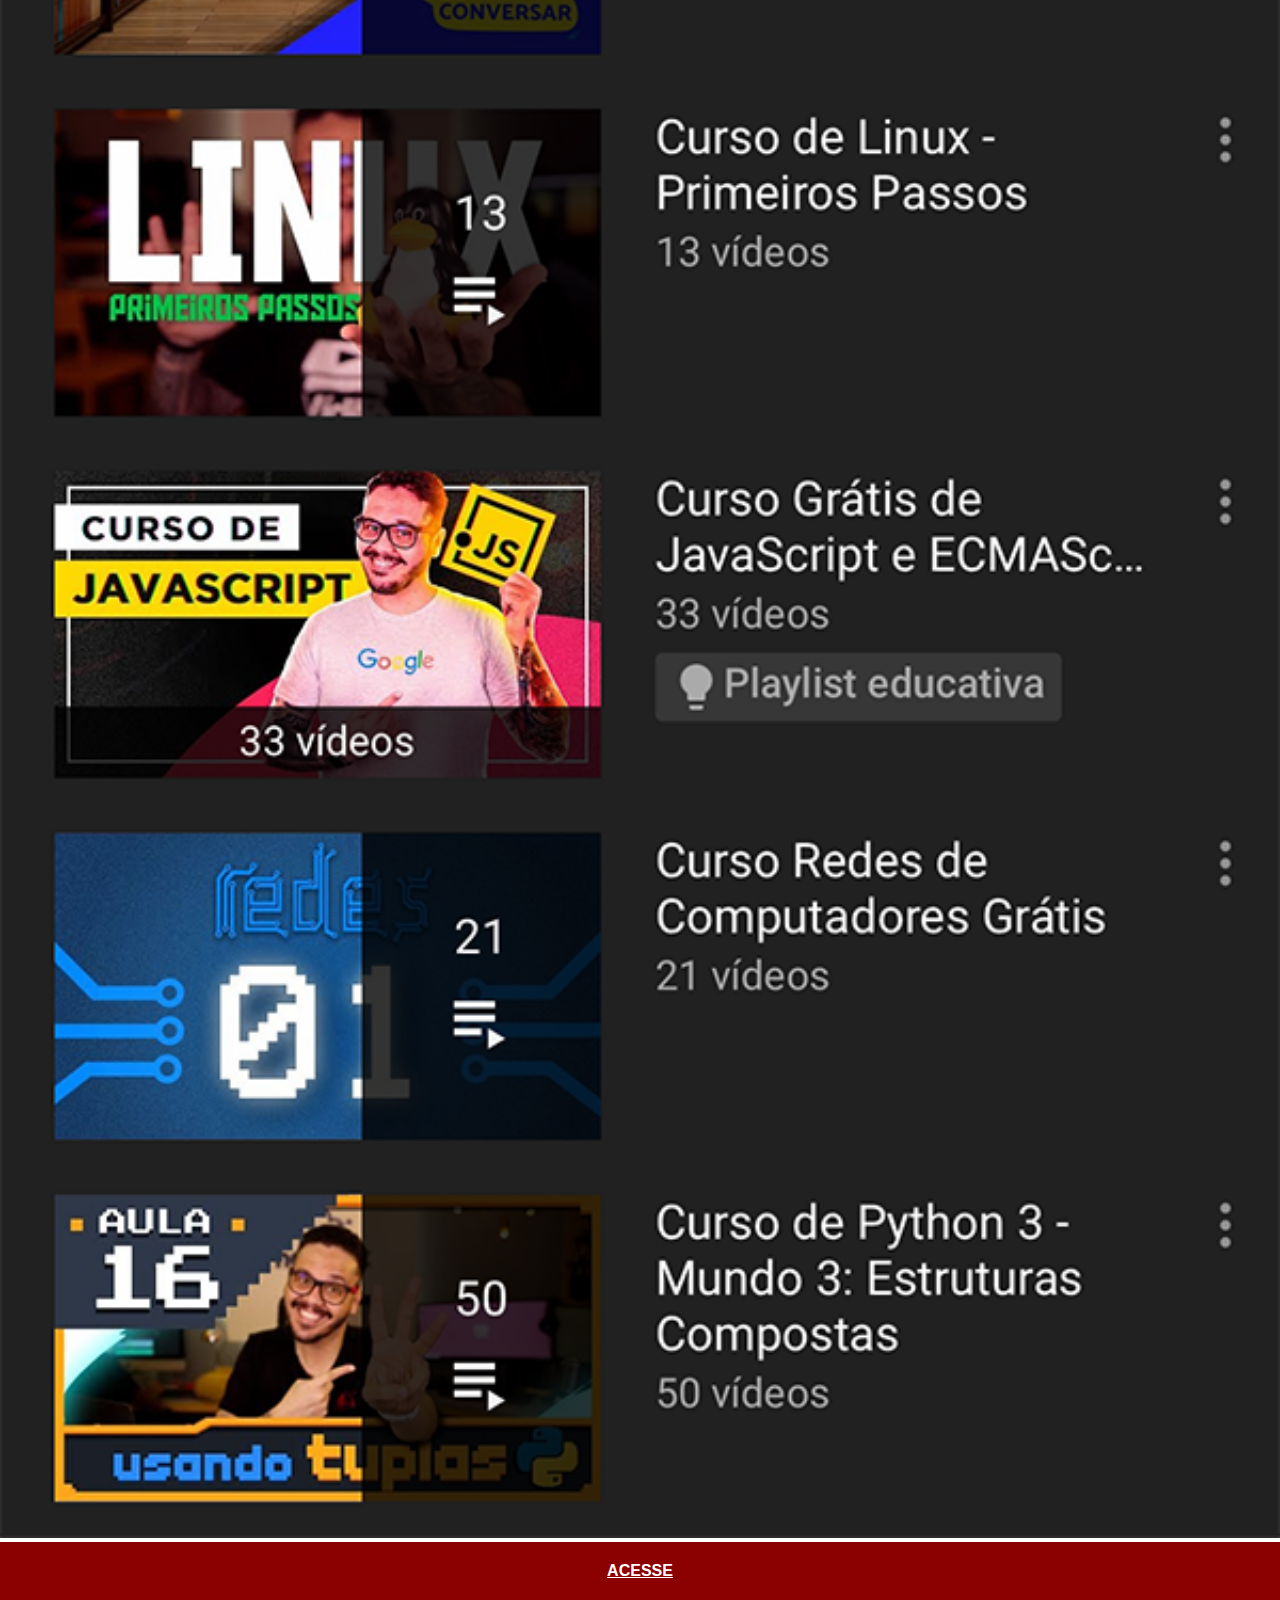
<file: yt.html>
<!DOCTYPE html>
<html lang="pt-br">
<head>
  <meta charset="UTF-8">
  <meta name="viewport" content="width=device-width, initial-scale=1.0">
  <title>Youtube</title>
  <link rel="stylesheet" href="estilos/social.css">
  <style>
   
  </style>
</head>
<body>
  <img src="imagens/tela-youtube.png" alt="">
  <a href="https://www.youtube.com/c/CursoemV%C3%ADdeo" target="_blank">ACESSE</a>
</body>
</html>
</file>
<file: estilos/estilos.css>
@charset "UTF-8";

* {
  margin: 0px;
  padding: 0px;
  font-family: Arial, Helvetica, sans-serif;
}

html, body {
  height: 100vh;
  width: 100vw;
  background-color: black;
}


body {
  background: url("../imagens/fundo-madeira.jpg") no-repeat top center;
  background-size: cover;
  background-attachment: fixed;
}

main {
  position: relative;
  height: 100vh;
}

section#telefone {
  position: absolute;
  top: 50%;
  left: 50%;
  transform: translate(-50%, -50%);
  
  height: 627px;
  width: 311px;
  background-color: blue;

  background: url("../imagens/frame-iphone.png") no-repeat ;
}

iframe#tela {
  position: relative; 
  top: 80px;
  left: 22px;

  width: 267px;
  height: 471px;
}

section#redes-sociais img {
  width: 50px;
  height: 50px;

  margin: 10px;

  border-radius: 25px;

  box-shadow: 2px 2px 5px rgba(0, 0, 0, 0.426);

  box-sizing: border-box;

}

section#redes-sociais {
  text-align: right;
}

section#redes-sociais img:hover {
  border: 2px solid rgba(255, 255, 255, 0.621);

  transform: translate(-3px, -3px);

  box-shadow: 5px 5px 10px rgba(0, 0, 0, 0.6);
  transition: transform .5s;
}
</file>
<file: estilos/social.css>
* {
  margin: 0;
  padding: 0;
  font-family: Arial, Helvetica, sans-serif;
}

a {
  display: block;
  background-color: darkred;
  color: white;
  padding: 20px;
  text-align: center;
  font-weight: bolder;
}

img {
  width: 100vw;
}


::-webkit-scrollbar {
  width: 0;
  height: 0;
}

/* Isso esconde a barra de rolagem, mas não a remove*/
</file>
